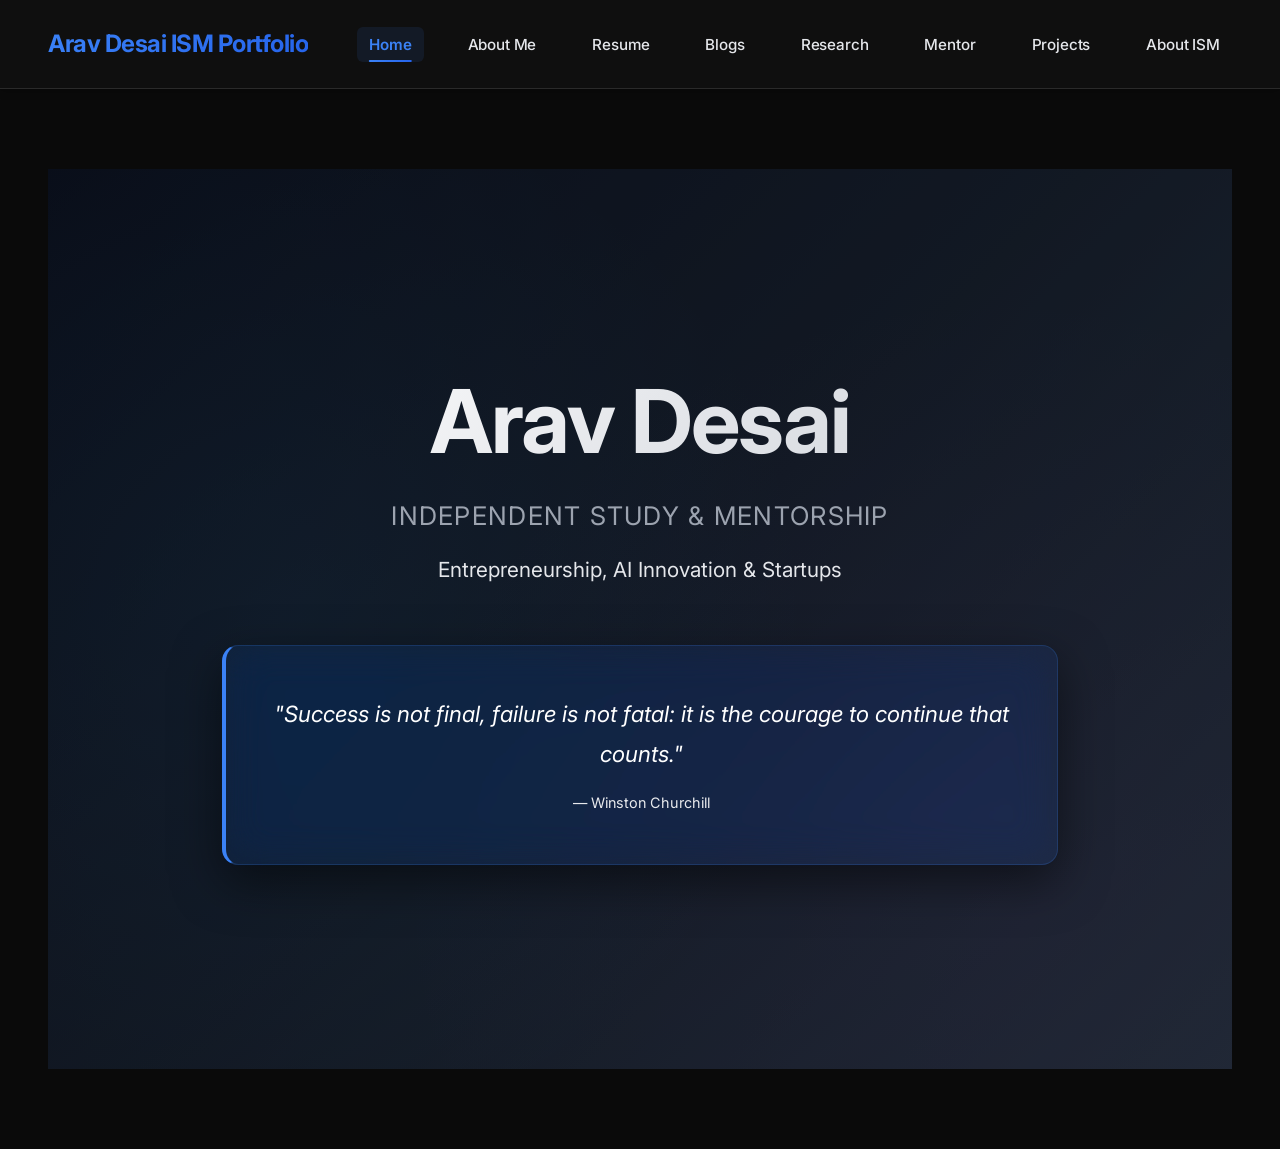
<file: index.html>
<!DOCTYPE html>
<html lang="en">
<head>
    <meta charset="UTF-8">
    <meta name="viewport" content="width=device-width, initial-scale=1.0">
    <title>Arav Desai - ISM Portfolio</title>
    <link rel="preconnect" href="https://fonts.googleapis.com">
    <link rel="preconnect" href="https://fonts.gstatic.com" crossorigin>
    <link href="https://fonts.googleapis.com/css2?family=Inter:wght@300;400;500;600;700&display=swap" rel="stylesheet">
    <link rel="stylesheet" href="styles.css">
</head>
<body>
    <nav class="navbar">
        <div class="nav-container">
            <div class="nav-logo">Arav Desai ISM Portfolio</div>
            <button class="mobile-menu-toggle" aria-label="Toggle menu">
                <span></span>
                <span></span>
                <span></span>
            </button>
            <ul class="nav-menu">
                <li><a href="index.html" class="active">Home</a></li>
                <li><a href="about.html">About Me</a></li>
                <li><a href="resume.html">Resume</a></li>
                <li><a href="blog.html">Blogs</a></li>
                <li><a href="research.html">Research</a></li>
                <li><a href="mentor.html">Mentor</a></li>
                <li><a href="projects.html">Projects</a></li>
                <li><a href="about-ism.html">About ISM</a></li>
            </ul>
        </div>
    </nav>

    <main>
        <section class="cover-section">
            <div class="cover-overlay"></div>
            <div class="cover-content">
                <h1 class="cover-name">Arav Desai</h1>
                <p class="cover-subtitle">Independent Study & Mentorship</p>
                <p class="cover-topic">Entrepreneurship, AI Innovation & Startups</p>
                <blockquote class="cover-quote">
                    "Success is not final, failure is not fatal: it is the courage to continue that counts."<br>
                    <span style="font-size: 0.9rem; opacity: 0.9;">— Winston Churchill</span>
                </blockquote>
            </div>
        </section>
    </main>

    <script src="script.js"></script>
</body>
</html>
</file>
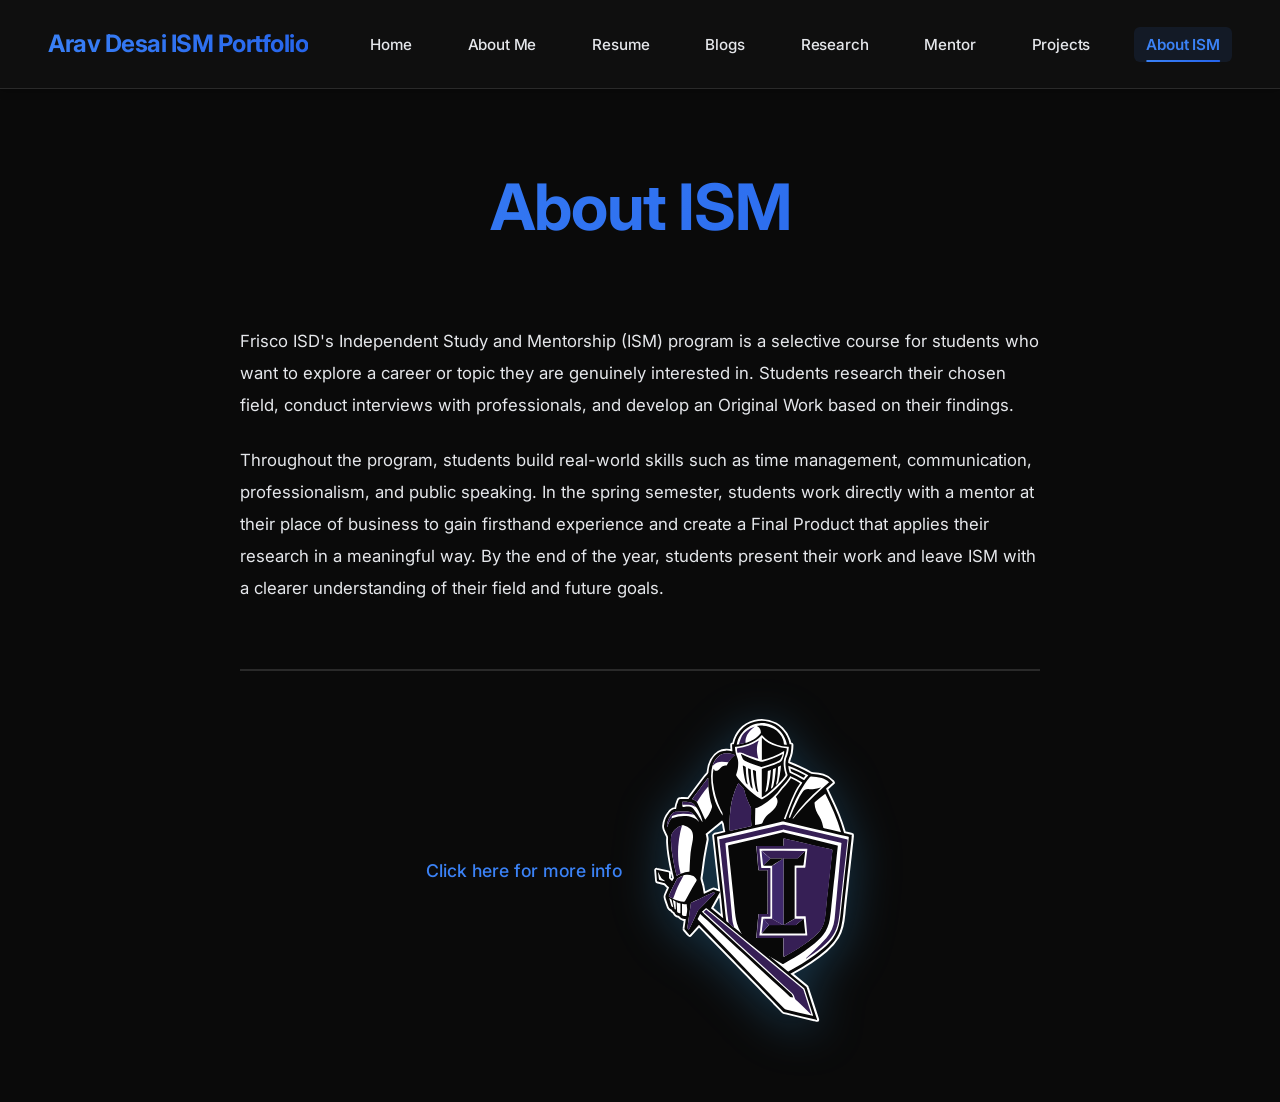
<file: about-ism.html>
<!DOCTYPE html>
<html lang="en">
<head>
    <meta charset="UTF-8">
    <meta name="viewport" content="width=device-width, initial-scale=1.0">
    <title>About ISM - Arav Desai</title>
    <link rel="preconnect" href="https://fonts.googleapis.com">
    <link rel="preconnect" href="https://fonts.gstatic.com" crossorigin>
    <link href="https://fonts.googleapis.com/css2?family=Inter:wght@300;400;500;600;700&display=swap" rel="stylesheet">
    <link rel="stylesheet" href="styles.css">
</head>
<body>
    <nav class="navbar">
        <div class="nav-container">
            <div class="nav-logo">Arav Desai ISM Portfolio</div>
            <button class="mobile-menu-toggle" aria-label="Toggle menu">
                <span></span>
                <span></span>
                <span></span>
            </button>
            <ul class="nav-menu">
                <li><a href="index.html">Home</a></li>
                <li><a href="about.html">About Me</a></li>
                <li><a href="resume.html">Resume</a></li>
                <li><a href="blog.html">Blogs</a></li>
                <li><a href="research.html">Research</a></li>
                <li><a href="mentor.html">Mentor</a></li>
                <li><a href="projects.html">Projects</a></li>
                <li><a href="about-ism.html" class="active">About ISM</a></li>
            </ul>
        </div>
    </nav>

    <main>
        <h1 class="page-title">About ISM</h1>
        <div class="content-section" style="max-width: 800px; margin: 0 auto;">
            <div style="font-size: 1.05rem; line-height: 1.9; color: var(--text-color);">
                <p style="margin-bottom: 1.5rem;">
                    Frisco ISD's Independent Study and Mentorship (ISM) program is a selective course for students who want to explore a career or topic they are genuinely interested in. Students research their chosen field, conduct interviews with professionals, and develop an Original Work based on their findings.
                </p>

                <p style="margin-bottom: 1.5rem;">
                    Throughout the program, students build real-world skills such as time management, communication, professionalism, and public speaking. In the spring semester, students work directly with a mentor at their place of business to gain firsthand experience and create a Final Product that applies their research in a meaningful way. By the end of the year, students present their work and leave ISM with a clearer understanding of their field and future goals.
                </p>
            </div>

            <div style="display: flex; align-items: center; justify-content: center; gap: 2rem; margin-top: 4rem; padding-top: 3rem; border-top: 2px solid var(--border-color);">
                <a href="https://www.friscoisd.org/departments/independent-study-mentorship/home" target="_blank" style="display: flex; align-items: center; gap: 2rem; text-decoration: none; color: var(--text-color); transition: all 0.3s ease;">
                    <span style="font-size: 1.1rem; font-weight: 500; color: var(--accent-color);">Click here for more info</span>
                    <img src="images/ISM Photo.svg" alt="ISM Logo" style="max-width: 200px; width: 100%; height: auto; filter: drop-shadow(0 8px 24px rgba(52, 152, 219, 0.3)); transition: transform 0.3s ease; cursor: pointer;" onmouseover="this.style.transform='scale(1.05)'" onmouseout="this.style.transform='scale(1)'">
                </a>
            </div>
        </div>
    </main>

    <script src="script.js"></script>
</body>
</html>
</file>
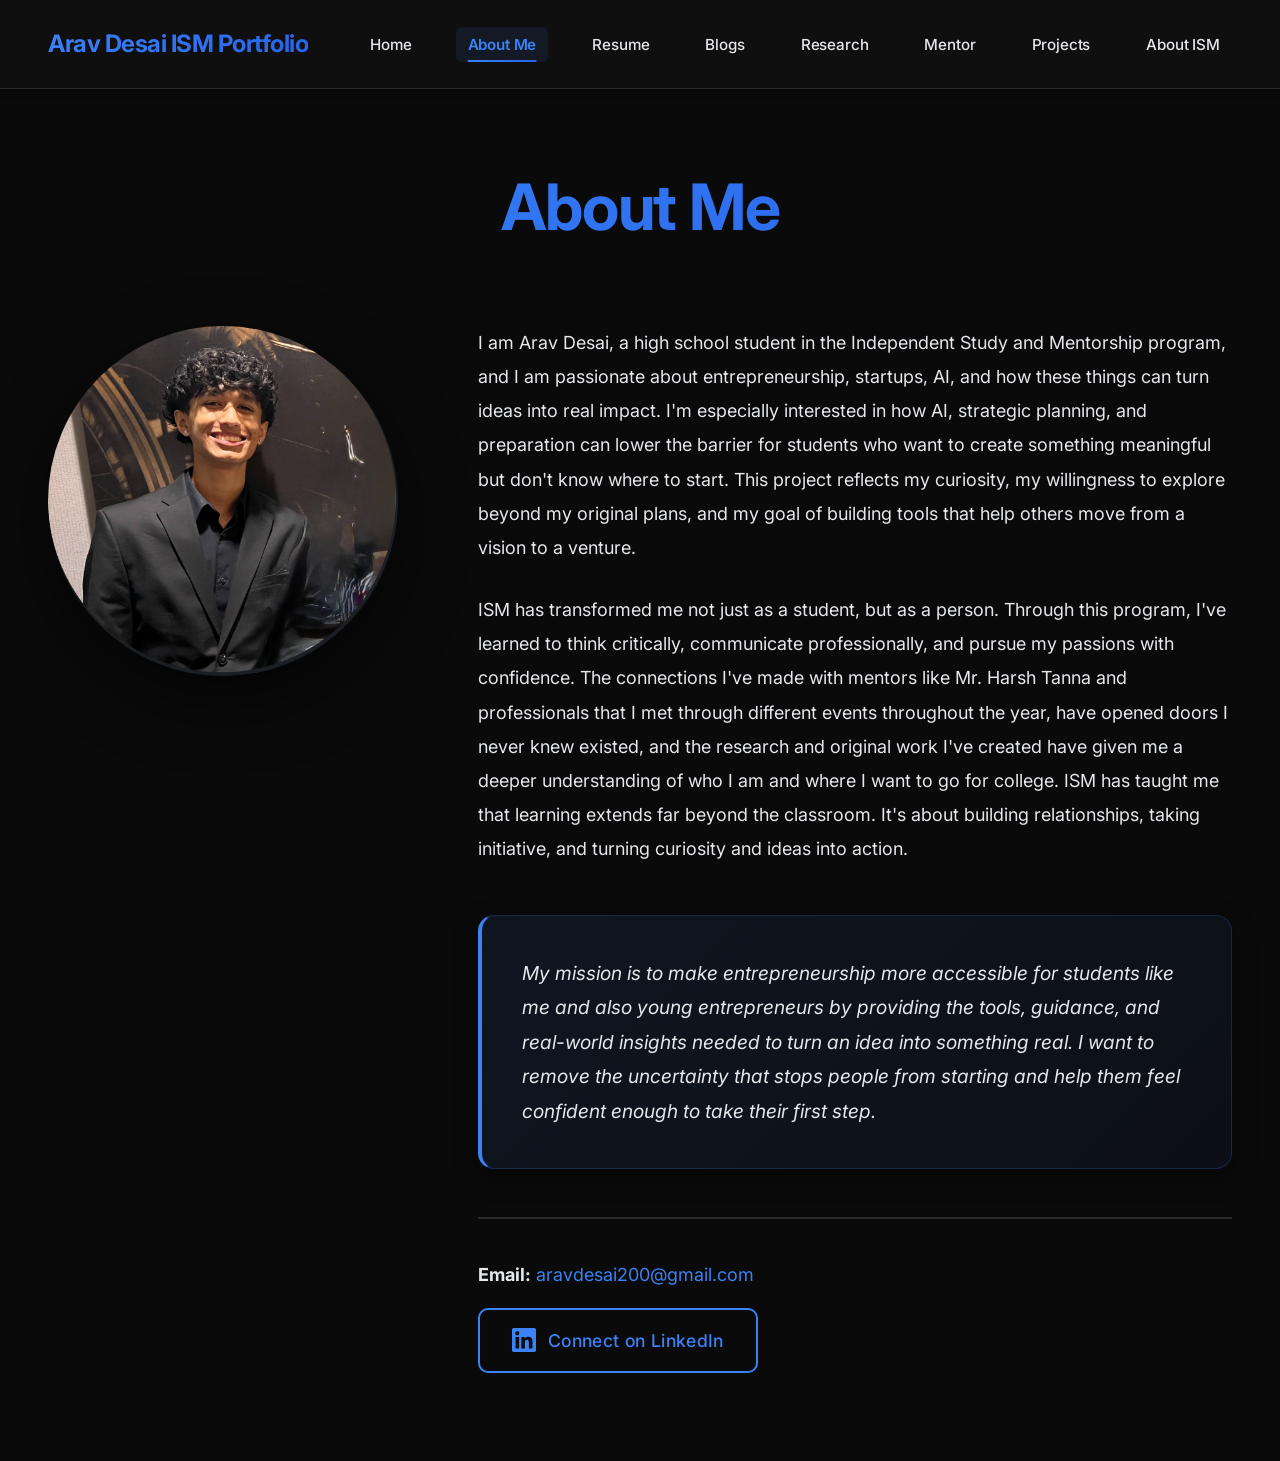
<file: about.html>
<!DOCTYPE html>
<html lang="en">
<head>
    <meta charset="UTF-8">
    <meta name="viewport" content="width=device-width, initial-scale=1.0">
    <title>About Me - Arav Desai</title>
    <link rel="preconnect" href="https://fonts.googleapis.com">
    <link rel="preconnect" href="https://fonts.gstatic.com" crossorigin>
    <link href="https://fonts.googleapis.com/css2?family=Inter:wght@300;400;500;600;700&display=swap" rel="stylesheet">
    <link rel="stylesheet" href="styles.css">
</head>
<body>
    <nav class="navbar">
        <div class="nav-container">
            <div class="nav-logo">Arav Desai ISM Portfolio</div>
            <button class="mobile-menu-toggle" aria-label="Toggle menu">
                <span></span>
                <span></span>
                <span></span>
            </button>
            <ul class="nav-menu">
                <li><a href="index.html">Home</a></li>
                <li><a href="about.html" class="active">About Me</a></li>
                <li><a href="resume.html">Resume</a></li>
                <li><a href="blog.html">Blogs</a></li>
                <li><a href="research.html">Research</a></li>
                <li><a href="mentor.html">Mentor</a></li>
                <li><a href="projects.html">Projects</a></li>
                <li><a href="about-ism.html">About ISM</a></li>
            </ul>
        </div>
    </nav>

    <main>
        <h1 class="page-title">About Me</h1>
        <div class="about-container">
            <div>
                <img src="images/headshot.png" alt="Arav Desai" class="headshot">
            </div>
            <div class="about-content">
                <div class="bio">
                    <p>I am Arav Desai, a high school student in the Independent Study and Mentorship program, and I am passionate about entrepreneurship, startups, AI, and how these things can turn ideas into real impact. I'm especially interested in how AI, strategic planning, and preparation can lower the barrier for students who want to create something meaningful but don't know where to start. This project reflects my curiosity, my willingness to explore beyond my original plans, and my goal of building tools that help others move from a vision to a venture.</p>
                    
                    <p>ISM has transformed me not just as a student, but as a person. Through this program, I've learned to think critically, communicate professionally, and pursue my passions with confidence. The connections I've made with mentors like Mr. Harsh Tanna and professionals that I met through different events throughout the year, have opened doors I never knew existed, and the research and original work I've created have given me a deeper understanding of who I am and where I want to go for college. ISM has taught me that learning extends far beyond the classroom. It's about building relationships, taking initiative, and turning curiosity and ideas into action.</p>
                </div>

                <div class="mission-statement">
                    My mission is to make entrepreneurship more accessible for students like me and also young entrepreneurs by providing the tools, guidance, and real-world insights needed to turn an idea into something real. I want to remove the uncertainty that stops people from starting and help them feel confident enough to take their first step.
                </div>

                <div class="contact-info">
                    <p><strong>Email:</strong> <a href="mailto:aravdesai200@gmail.com" style="color: var(--accent-color);">aravdesai200@gmail.com</a></p>
                    <a href="https://www.linkedin.com/in/arav-desai20" target="_blank" class="linkedin-link">
                        <svg class="linkedin-icon" viewBox="0 0 24 24" fill="currentColor">
                            <path d="M20.447 20.452h-3.554v-5.569c0-1.328-.027-3.037-1.852-3.037-1.853 0-2.136 1.445-2.136 2.939v5.667H9.351V9h3.414v1.561h.046c.477-.9 1.637-1.85 3.37-1.85 3.601 0 4.267 2.37 4.267 5.455v6.286zM5.337 7.433c-1.144 0-2.063-.926-2.063-2.065 0-1.138.92-2.063 2.063-2.063 1.14 0 2.064.925 2.064 2.063 0 1.139-.925 2.065-2.064 2.065zm1.782 13.019H3.555V9h3.564v11.452zM22.225 0H1.771C.792 0 0 .774 0 1.729v20.542C0 23.227.792 24 1.771 24h20.451C23.2 24 24 23.227 24 22.271V1.729C24 .774 23.2 0 22.222 0h.003z"/>
                        </svg>
                        Connect on LinkedIn
                    </a>
                </div>
            </div>
        </div>
    </main>

    <script src="script.js"></script>
</body>
</html>
</file>
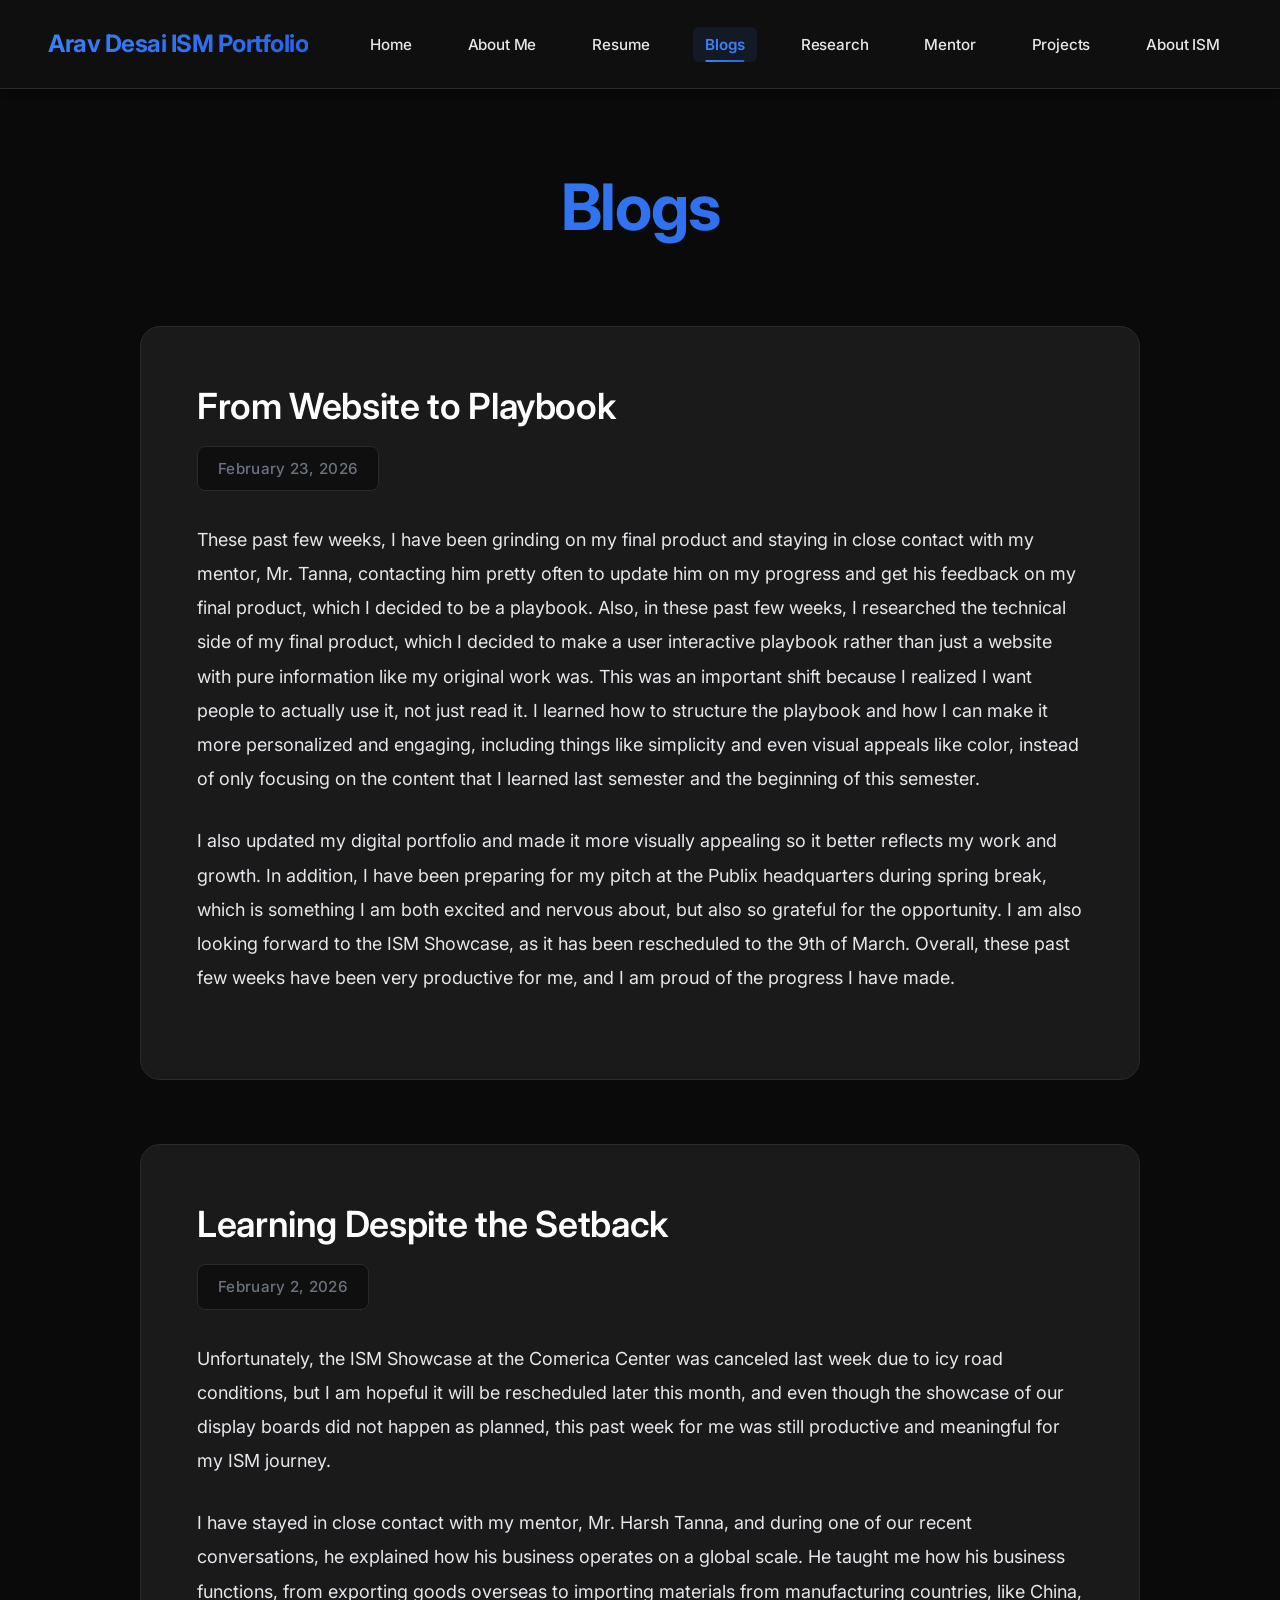
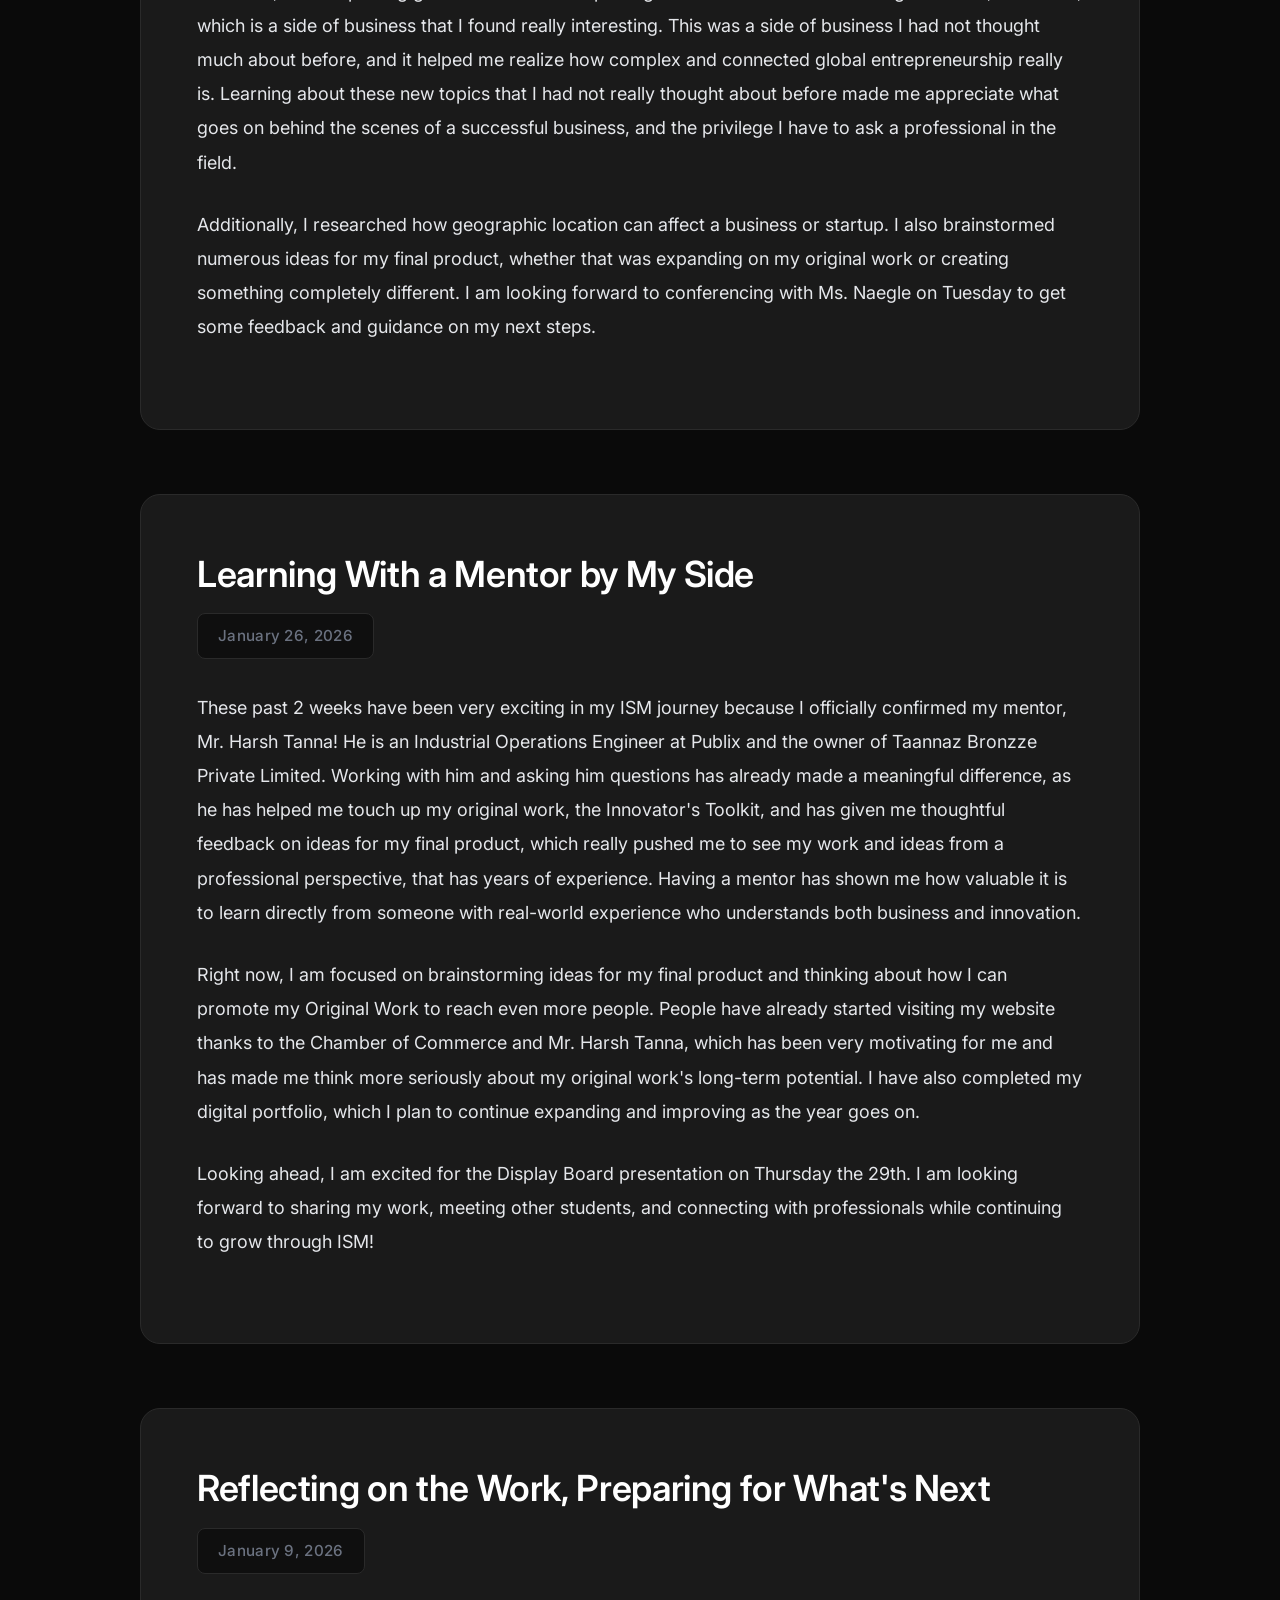
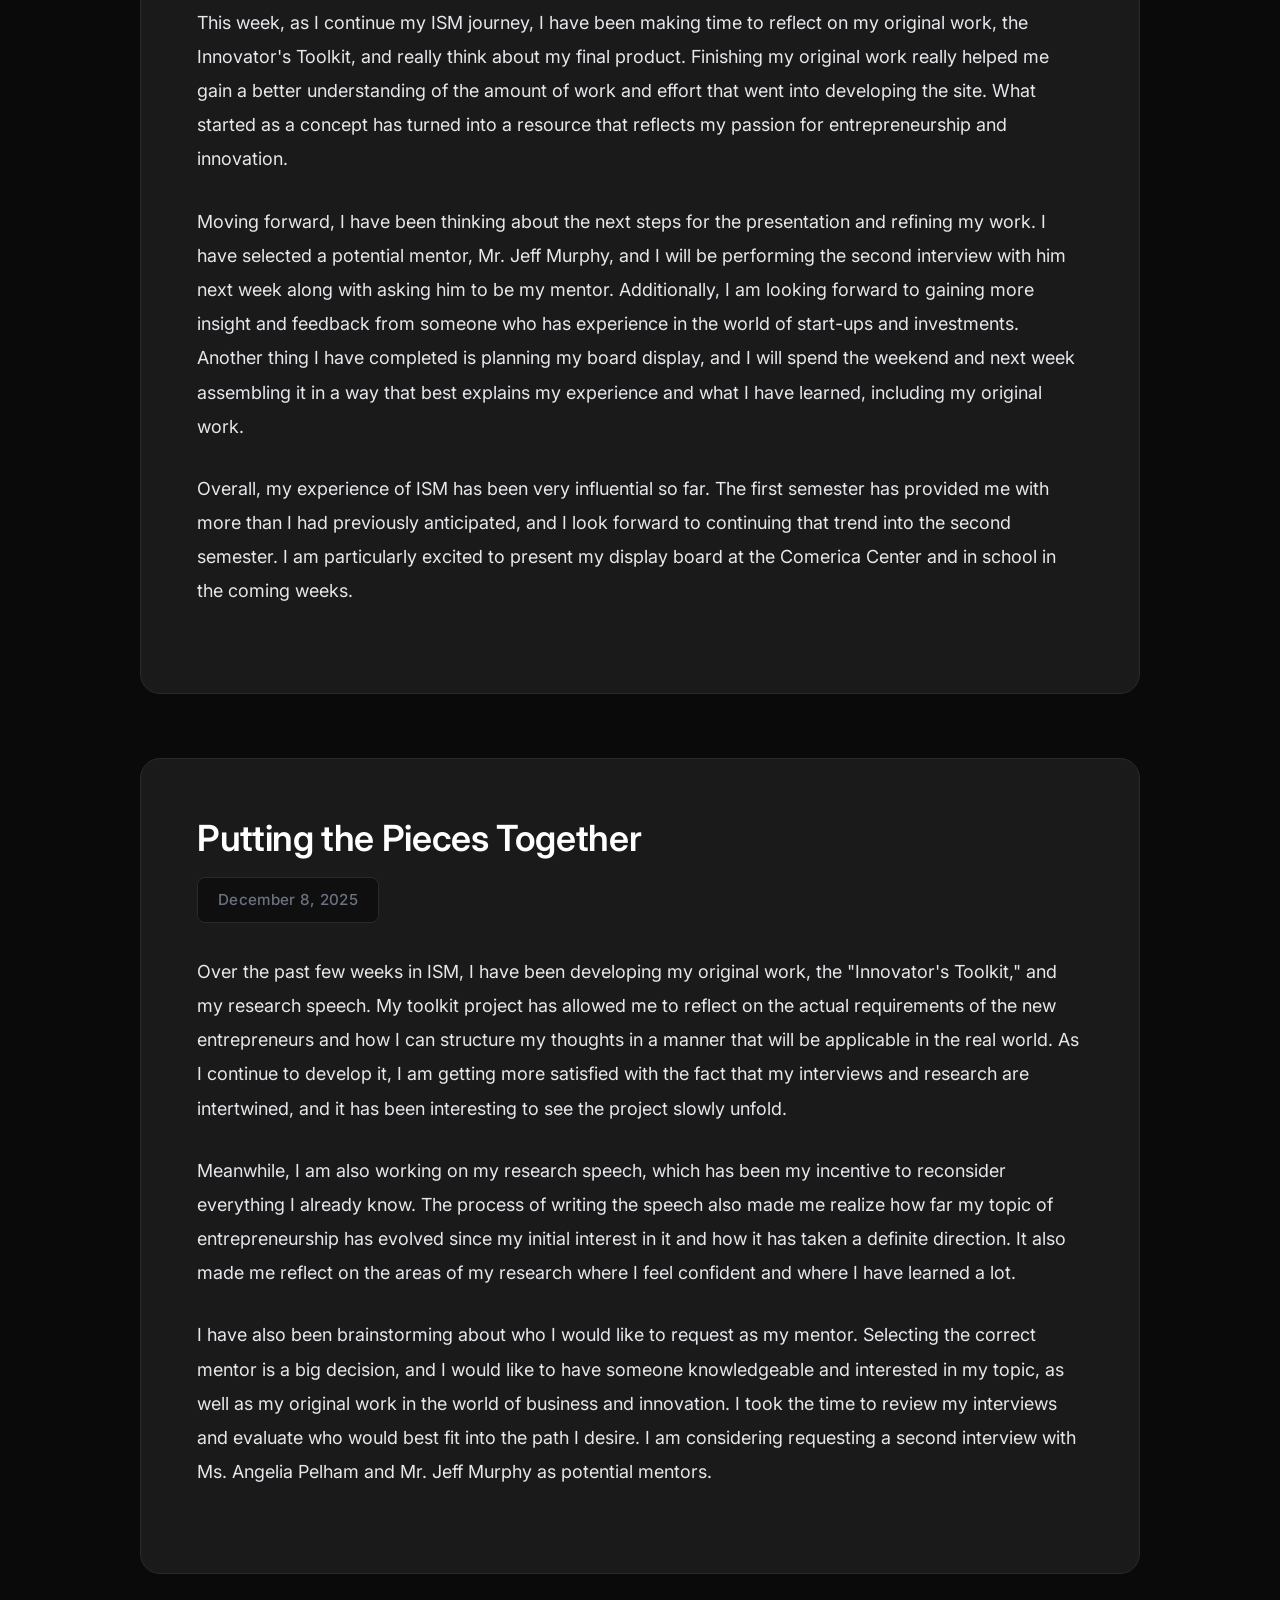
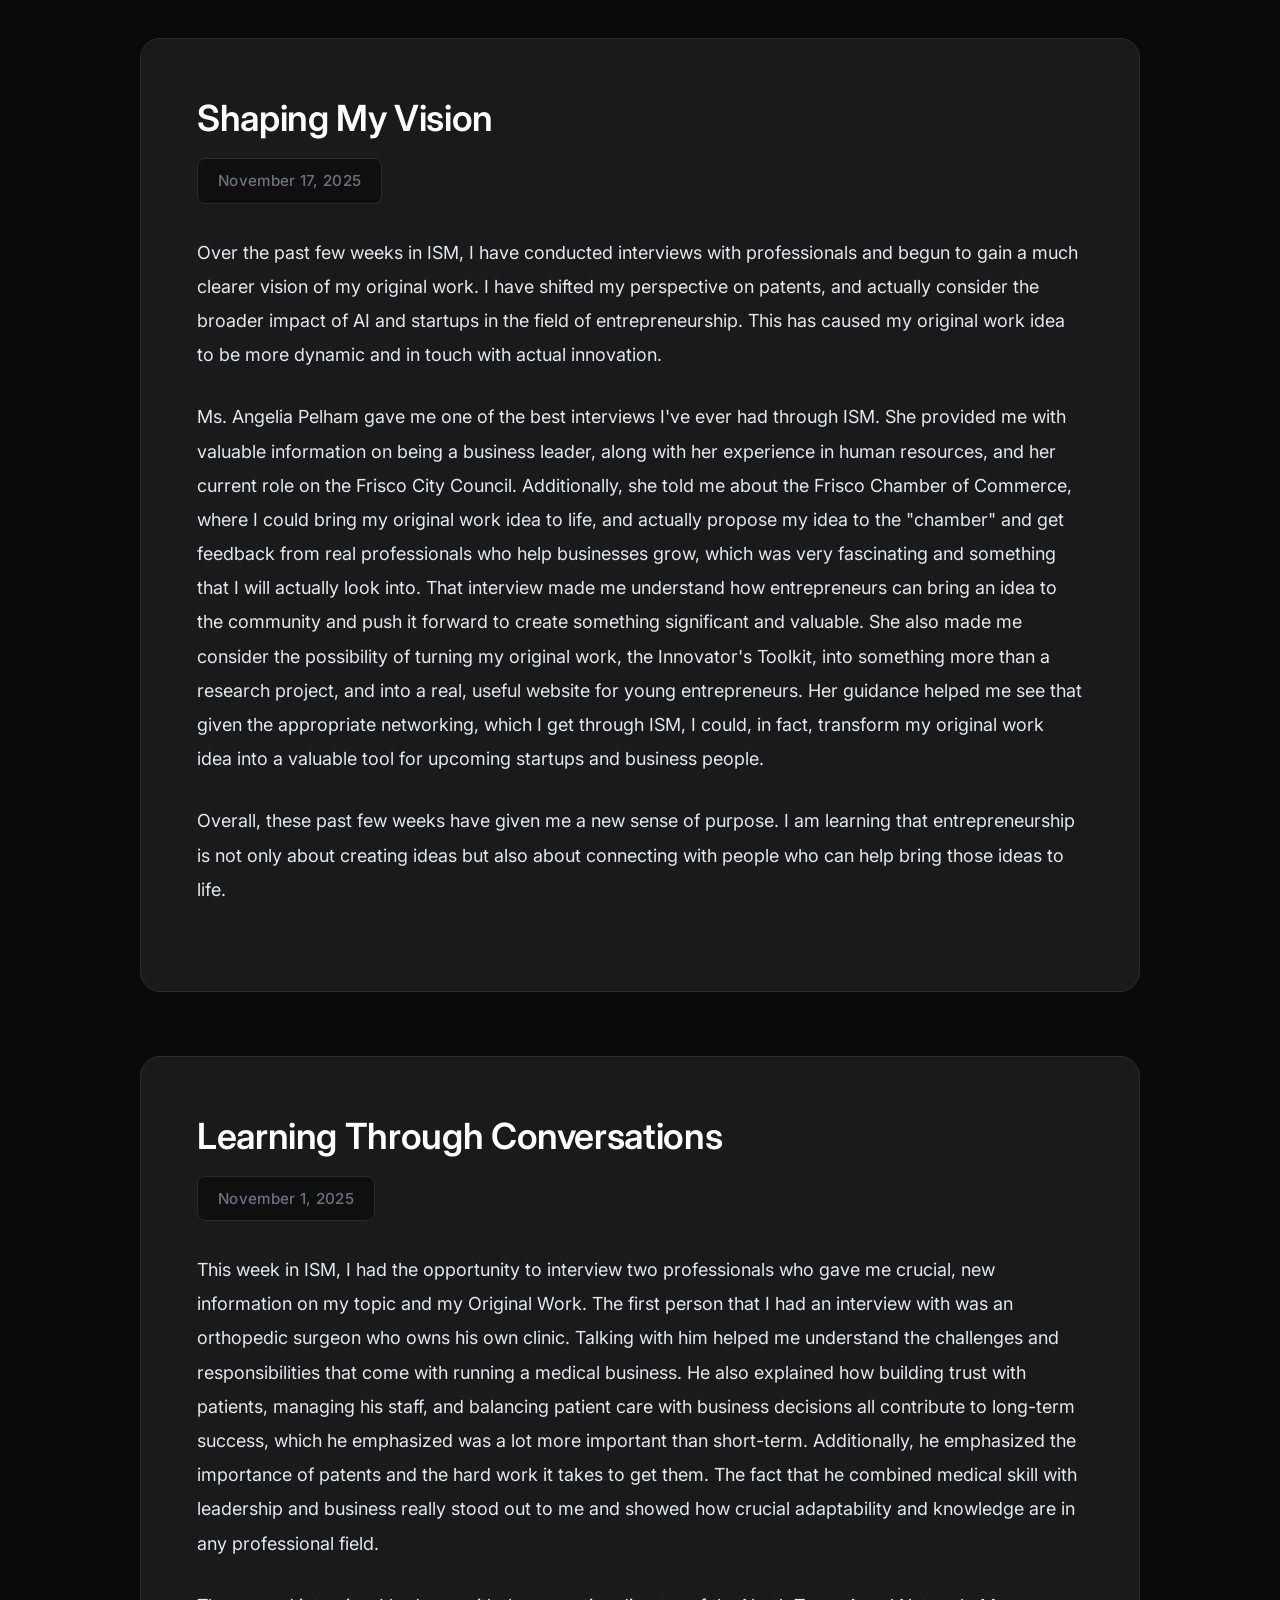
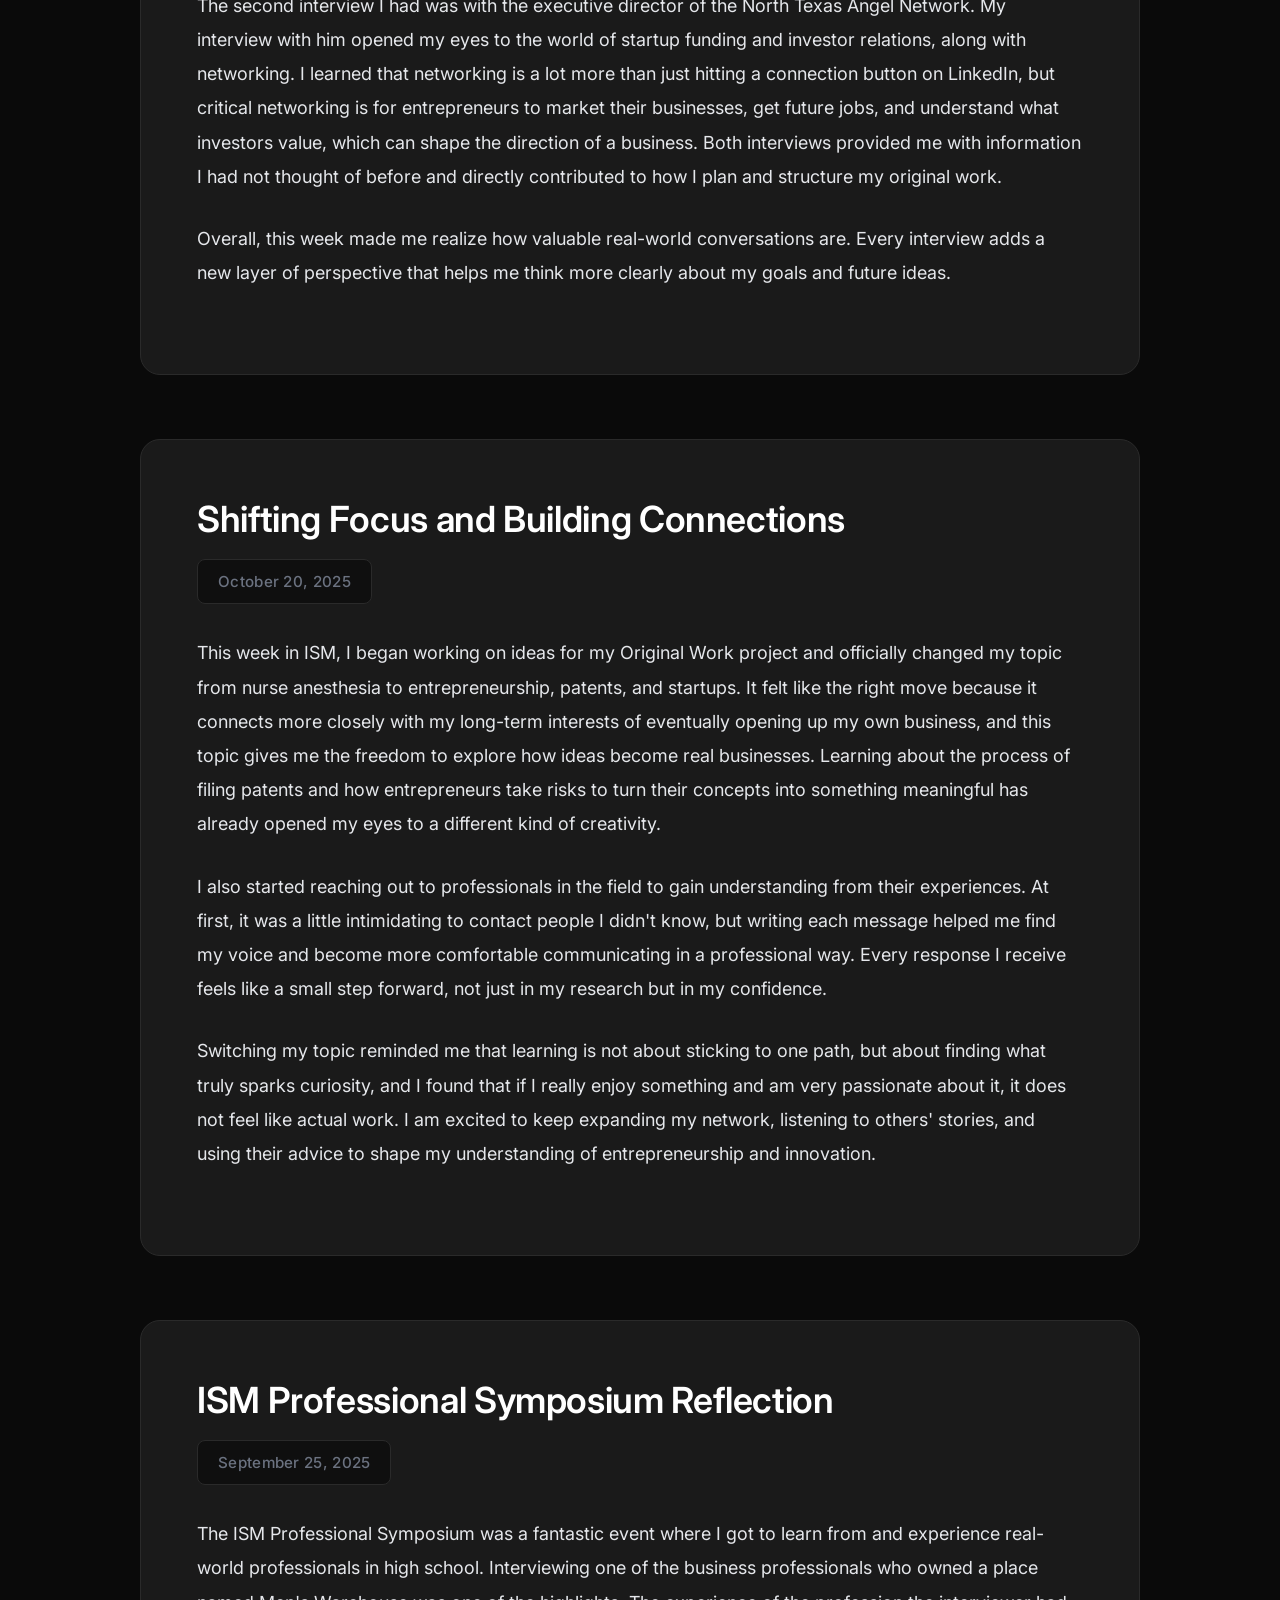
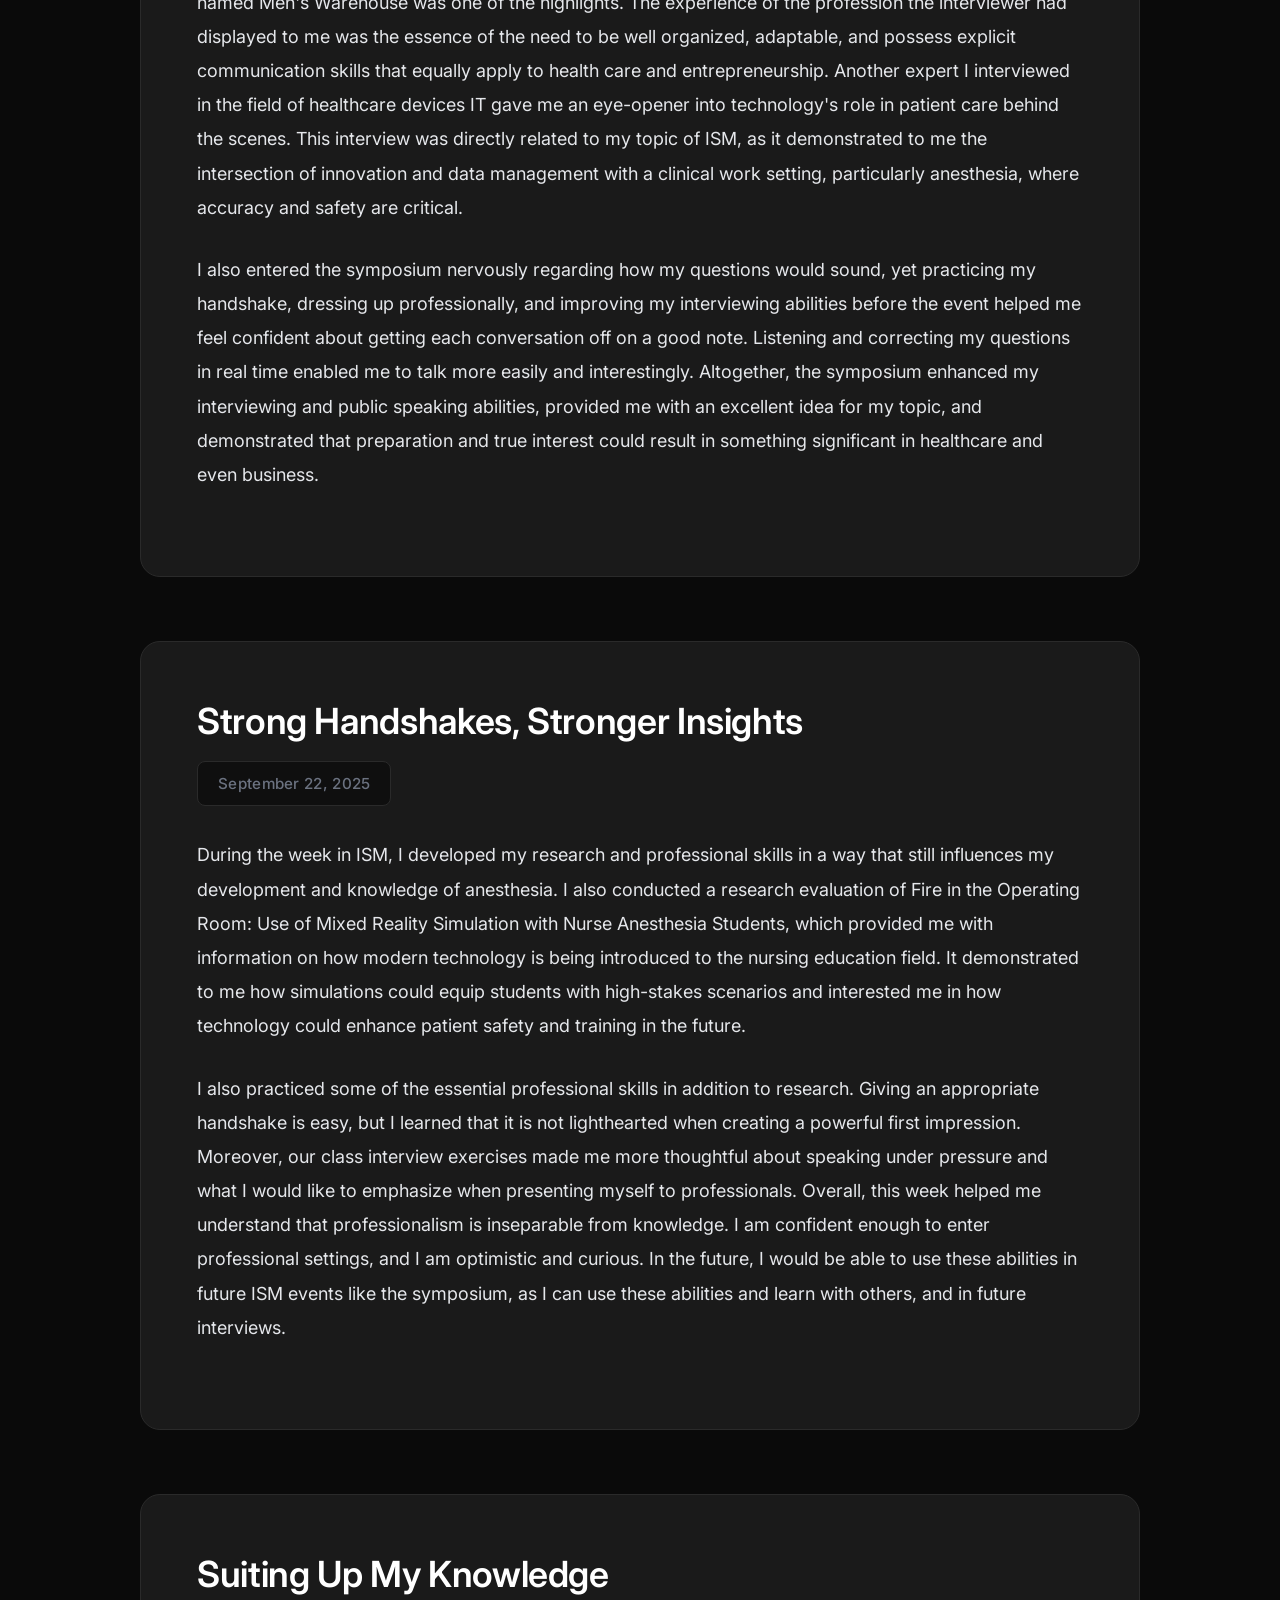
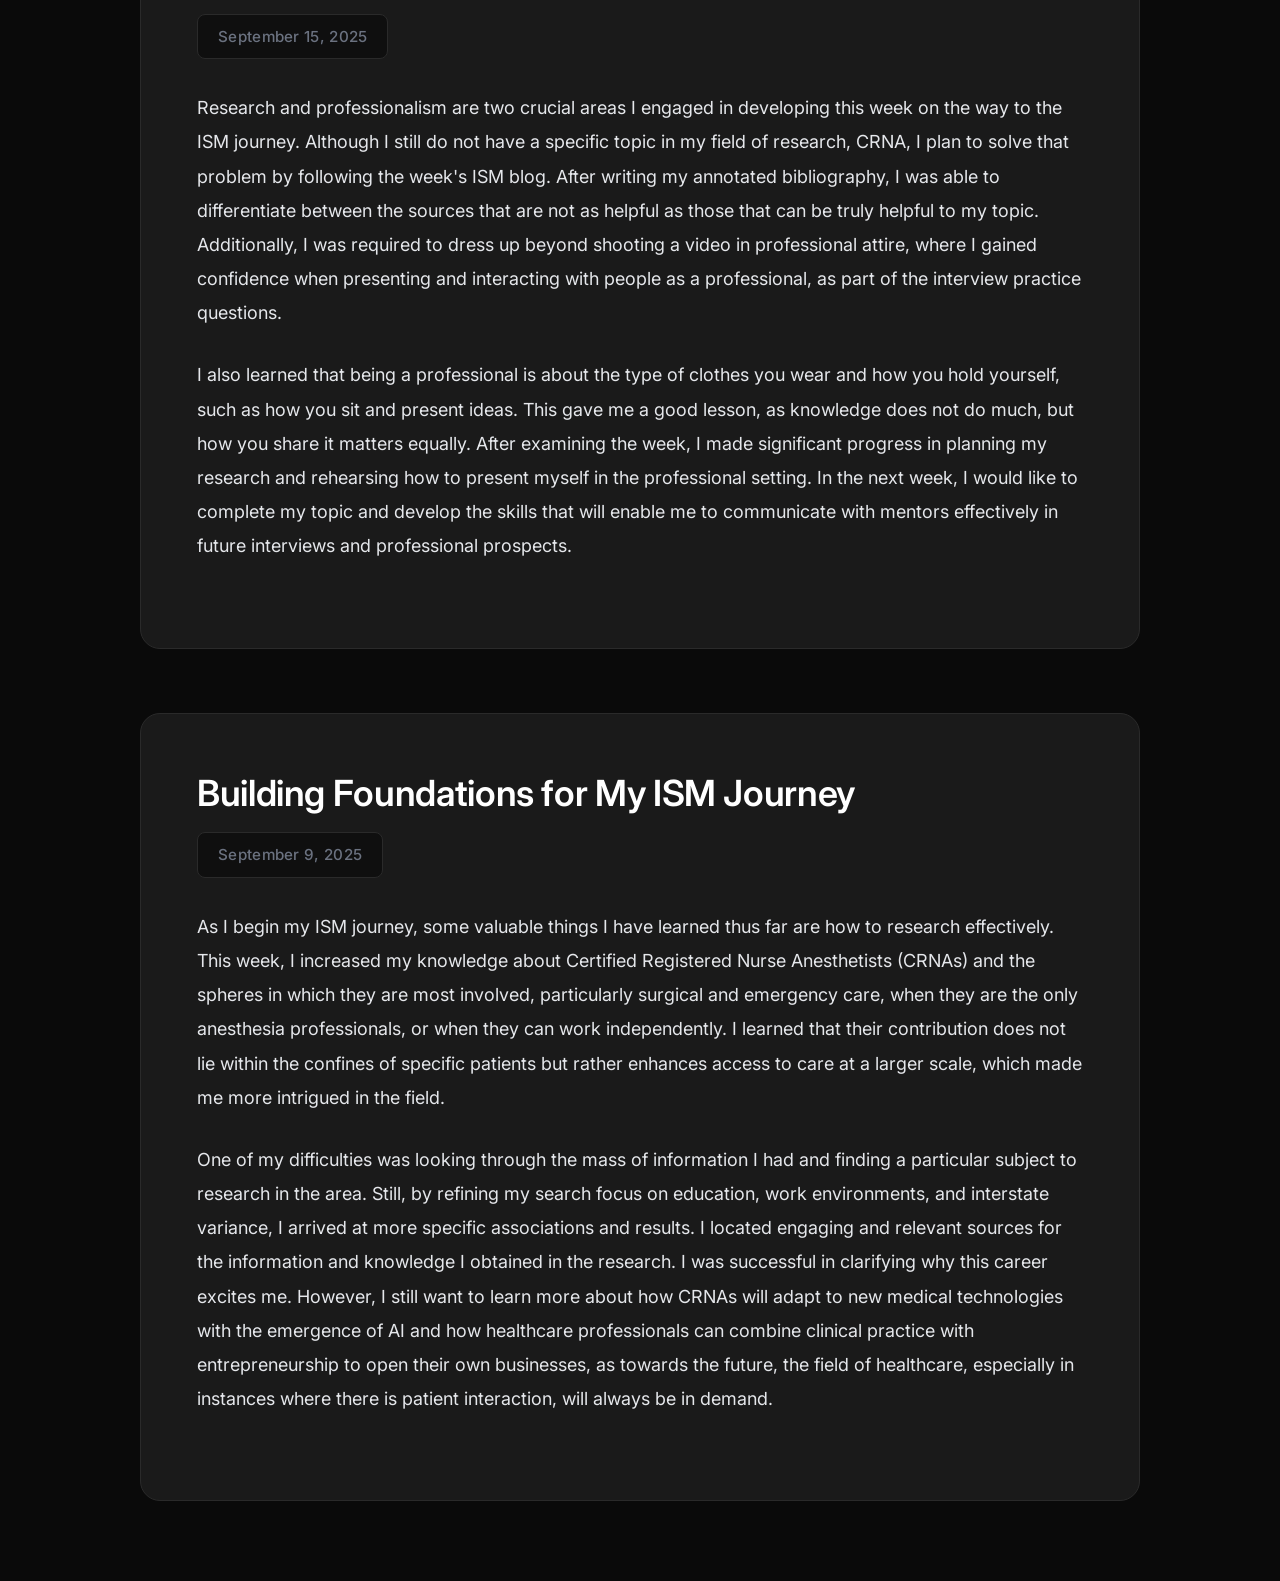
<file: blog.html>
<!DOCTYPE html>
<html lang="en">
<head>
    <meta charset="UTF-8">
    <meta name="viewport" content="width=device-width, initial-scale=1.0">
    <title>Blogs - Arav Desai</title>
    <link rel="preconnect" href="https://fonts.googleapis.com">
    <link rel="preconnect" href="https://fonts.gstatic.com" crossorigin>
    <link href="https://fonts.googleapis.com/css2?family=Inter:wght@300;400;500;600;700&display=swap" rel="stylesheet">
    <link rel="stylesheet" href="styles.css">
</head>
<body>
    <nav class="navbar">
        <div class="nav-container">
            <div class="nav-logo">Arav Desai ISM Portfolio</div>
            <button class="mobile-menu-toggle" aria-label="Toggle menu">
                <span></span>
                <span></span>
                <span></span>
            </button>
            <ul class="nav-menu">
                <li><a href="index.html">Home</a></li>
                <li><a href="about.html">About Me</a></li>
                <li><a href="resume.html">Resume</a></li>
                <li><a href="blog.html" class="active">Blogs</a></li>
                <li><a href="research.html">Research</a></li>
                <li><a href="mentor.html">Mentor</a></li>
                <li><a href="projects.html">Projects</a></li>
                <li><a href="about-ism.html">About ISM</a></li>
            </ul>
        </div>
    </nav>

    <main>
        <h1 class="page-title">Blogs</h1>
        <div class="blog-container">
            <!-- Blog #12 - Most Recent -->
            <article class="blog-post">
                <h2 class="blog-title">From Website to Playbook</h2>
                <p class="blog-date">February 23, 2026</p>
                <div class="blog-content">
                    <p>These past few weeks, I have been grinding on my final product and staying in close contact with my mentor, Mr. Tanna, contacting him pretty often to update him on my progress and get his feedback on my final product, which I decided to be a playbook. Also, in these past few weeks, I researched the technical side of my final product, which I decided to make a user interactive playbook rather than just a website with pure information like my original work was. This was an important shift because I realized I want people to actually use it, not just read it. I learned how to structure the playbook and how I can make it more personalized and engaging, including things like simplicity and even visual appeals like color, instead of only focusing on the content that I learned last semester and the beginning of this semester.</p>
                    
                    <p>I also updated my digital portfolio and made it more visually appealing so it better reflects my work and growth. In addition, I have been preparing for my pitch at the Publix headquarters during spring break, which is something I am both excited and nervous about, but also so grateful for the opportunity. I am also looking forward to the ISM Showcase, as it has been rescheduled to the 9th of March. Overall, these past few weeks have been very productive for me, and I am proud of the progress I have made.</p>
                </div>
            </article>

            <!-- Blog #11 -->
            <article class="blog-post">
                <h2 class="blog-title">Learning Despite the Setback</h2>
                <p class="blog-date">February 2, 2026</p>
                <div class="blog-content">
                    <p>Unfortunately, the ISM Showcase at the Comerica Center was canceled last week due to icy road conditions, but I am hopeful it will be rescheduled later this month, and even though the showcase of our display boards did not happen as planned, this past week for me was still productive and meaningful for my ISM journey.</p>
                    
                    <p>I have stayed in close contact with my mentor, Mr. Harsh Tanna, and during one of our recent conversations, he explained how his business operates on a global scale. He taught me how his business functions, from exporting goods overseas to importing materials from manufacturing countries, like China, which is a side of business that I found really interesting. This was a side of business I had not thought much about before, and it helped me realize how complex and connected global entrepreneurship really is. Learning about these new topics that I had not really thought about before made me appreciate what goes on behind the scenes of a successful business, and the privilege I have to ask a professional in the field.</p>
                    
                    <p>Additionally, I researched how geographic location can affect a business or startup. I also brainstormed numerous ideas for my final product, whether that was expanding on my original work or creating something completely different. I am looking forward to conferencing with Ms. Naegle on Tuesday to get some feedback and guidance on my next steps.</p>
                </div>
            </article>

            <!-- Blog #10 -->
            <article class="blog-post">
                <h2 class="blog-title">Learning With a Mentor by My Side</h2>
                <p class="blog-date">January 26, 2026</p>
                <div class="blog-content">
                    <p>These past 2 weeks have been very exciting in my ISM journey because I officially confirmed my mentor, Mr. Harsh Tanna! He is an Industrial Operations Engineer at Publix and the owner of Taannaz Bronzze Private Limited. Working with him and asking him questions has already made a meaningful difference, as he has helped me touch up my original work, the Innovator's Toolkit, and has given me thoughtful feedback on ideas for my final product, which really pushed me to see my work and ideas from a professional perspective, that has years of experience. Having a mentor has shown me how valuable it is to learn directly from someone with real-world experience who understands both business and innovation.</p>
                    
                    <p>Right now, I am focused on brainstorming ideas for my final product and thinking about how I can promote my Original Work to reach even more people. People have already started visiting my website thanks to the Chamber of Commerce and Mr. Harsh Tanna, which has been very motivating for me and has made me think more seriously about my original work's long-term potential. I have also completed my digital portfolio, which I plan to continue expanding and improving as the year goes on.</p>
                    
                    <p>Looking ahead, I am excited for the Display Board presentation on Thursday the 29th. I am looking forward to sharing my work, meeting other students, and connecting with professionals while continuing to grow through ISM!</p>
                </div>
            </article>

            <!-- Blog #9 -->
            <article class="blog-post">
                <h2 class="blog-title">Reflecting on the Work, Preparing for What's Next</h2>
                <p class="blog-date">January 9, 2026</p>
                <div class="blog-content">
                    <p>This week, as I continue my ISM journey, I have been making time to reflect on my original work, the Innovator's Toolkit, and really think about my final product. Finishing my original work really helped me gain a better understanding of the amount of work and effort that went into developing the site. What started as a concept has turned into a resource that reflects my passion for entrepreneurship and innovation.</p>
                    
                    <p>Moving forward, I have been thinking about the next steps for the presentation and refining my work. I have selected a potential mentor, Mr. Jeff Murphy, and I will be performing the second interview with him next week along with asking him to be my mentor. Additionally, I am looking forward to gaining more insight and feedback from someone who has experience in the world of start-ups and investments. Another thing I have completed is planning my board display, and I will spend the weekend and next week assembling it in a way that best explains my experience and what I have learned, including my original work.</p>
                    
                    <p>Overall, my experience of ISM has been very influential so far. The first semester has provided me with more than I had previously anticipated, and I look forward to continuing that trend into the second semester. I am particularly excited to present my display board at the Comerica Center and in school in the coming weeks.</p>
                </div>
            </article>

            <!-- Blog #8 -->
            <article class="blog-post">
                <h2 class="blog-title">Putting the Pieces Together</h2>
                <p class="blog-date">December 8, 2025</p>
                <div class="blog-content">
                    <p>Over the past few weeks in ISM, I have been developing my original work, the "Innovator's Toolkit," and my research speech. My toolkit project has allowed me to reflect on the actual requirements of the new entrepreneurs and how I can structure my thoughts in a manner that will be applicable in the real world. As I continue to develop it, I am getting more satisfied with the fact that my interviews and research are intertwined, and it has been interesting to see the project slowly unfold.</p>
                    
                    <p>Meanwhile, I am also working on my research speech, which has been my incentive to reconsider everything I already know. The process of writing the speech also made me realize how far my topic of entrepreneurship has evolved since my initial interest in it and how it has taken a definite direction. It also made me reflect on the areas of my research where I feel confident and where I have learned a lot.</p>
                    
                    <p>I have also been brainstorming about who I would like to request as my mentor. Selecting the correct mentor is a big decision, and I would like to have someone knowledgeable and interested in my topic, as well as my original work in the world of business and innovation. I took the time to review my interviews and evaluate who would best fit into the path I desire. I am considering requesting a second interview with Ms. Angelia Pelham and Mr. Jeff Murphy as potential mentors.</p>
                </div>
            </article>

            <!-- Blog #7 -->
            <article class="blog-post">
                <h2 class="blog-title">Shaping My Vision</h2>
                <p class="blog-date">November 17, 2025</p>
                <div class="blog-content">
                    <p>Over the past few weeks in ISM, I have conducted interviews with professionals and begun to gain a much clearer vision of my original work. I have shifted my perspective on patents, and actually consider the broader impact of AI and startups in the field of entrepreneurship. This has caused my original work idea to be more dynamic and in touch with actual innovation.</p>
                    
                    <p>Ms. Angelia Pelham gave me one of the best interviews I've ever had through ISM. She provided me with valuable information on being a business leader, along with her experience in human resources, and her current role on the Frisco City Council. Additionally, she told me about the Frisco Chamber of Commerce, where I could bring my original work idea to life, and actually propose my idea to the "chamber" and get feedback from real professionals who help businesses grow, which was very fascinating and something that I will actually look into. That interview made me understand how entrepreneurs can bring an idea to the community and push it forward to create something significant and valuable. She also made me consider the possibility of turning my original work, the Innovator's Toolkit, into something more than a research project, and into a real, useful website for young entrepreneurs. Her guidance helped me see that given the appropriate networking, which I get through ISM, I could, in fact, transform my original work idea into a valuable tool for upcoming startups and business people.</p>
                    
                    <p>Overall, these past few weeks have given me a new sense of purpose. I am learning that entrepreneurship is not only about creating ideas but also about connecting with people who can help bring those ideas to life.</p>
                </div>
            </article>

            <!-- Blog #6 -->
            <article class="blog-post">
                <h2 class="blog-title">Learning Through Conversations</h2>
                <p class="blog-date">November 1, 2025</p>
                <div class="blog-content">
                    <p>This week in ISM, I had the opportunity to interview two professionals who gave me crucial, new information on my topic and my Original Work. The first person that I had an interview with was an orthopedic surgeon who owns his own clinic. Talking with him helped me understand the challenges and responsibilities that come with running a medical business. He also explained how building trust with patients, managing his staff, and balancing patient care with business decisions all contribute to long-term success, which he emphasized was a lot more important than short-term. Additionally, he emphasized the importance of patents and the hard work it takes to get them. The fact that he combined medical skill with leadership and business really stood out to me and showed how crucial adaptability and knowledge are in any professional field.</p>
                    
                    <p>The second interview I had was with the executive director of the North Texas Angel Network. My interview with him opened my eyes to the world of startup funding and investor relations, along with networking. I learned that networking is a lot more than just hitting a connection button on LinkedIn, but critical networking is for entrepreneurs to market their businesses, get future jobs, and understand what investors value, which can shape the direction of a business. Both interviews provided me with information I had not thought of before and directly contributed to how I plan and structure my original work.</p>
                    
                    <p>Overall, this week made me realize how valuable real-world conversations are. Every interview adds a new layer of perspective that helps me think more clearly about my goals and future ideas.</p>
                </div>
            </article>

            <!-- Blog #5 -->
            <article class="blog-post">
                <h2 class="blog-title">Shifting Focus and Building Connections</h2>
                <p class="blog-date">October 20, 2025</p>
                <div class="blog-content">
                    <p>This week in ISM, I began working on ideas for my Original Work project and officially changed my topic from nurse anesthesia to entrepreneurship, patents, and startups. It felt like the right move because it connects more closely with my long-term interests of eventually opening up my own business, and this topic gives me the freedom to explore how ideas become real businesses. Learning about the process of filing patents and how entrepreneurs take risks to turn their concepts into something meaningful has already opened my eyes to a different kind of creativity.</p>
                    
                    <p>I also started reaching out to professionals in the field to gain understanding from their experiences. At first, it was a little intimidating to contact people I didn't know, but writing each message helped me find my voice and become more comfortable communicating in a professional way. Every response I receive feels like a small step forward, not just in my research but in my confidence.</p>
                    
                    <p>Switching my topic reminded me that learning is not about sticking to one path, but about finding what truly sparks curiosity, and I found that if I really enjoy something and am very passionate about it, it does not feel like actual work. I am excited to keep expanding my network, listening to others' stories, and using their advice to shape my understanding of entrepreneurship and innovation.</p>
                </div>
            </article>

            <!-- Blog #4 -->
            <article class="blog-post">
                <h2 class="blog-title">ISM Professional Symposium Reflection</h2>
                <p class="blog-date">September 25, 2025</p>
                <div class="blog-content">
                    <p>The ISM Professional Symposium was a fantastic event where I got to learn from and experience real-world professionals in high school. Interviewing one of the business professionals who owned a place named Men's Warehouse was one of the highlights. The experience of the profession the interviewer had displayed to me was the essence of the need to be well organized, adaptable, and possess explicit communication skills that equally apply to health care and entrepreneurship. Another expert I interviewed in the field of healthcare devices IT gave me an eye-opener into technology's role in patient care behind the scenes. This interview was directly related to my topic of ISM, as it demonstrated to me the intersection of innovation and data management with a clinical work setting, particularly anesthesia, where accuracy and safety are critical.</p>
                    
                    <p>I also entered the symposium nervously regarding how my questions would sound, yet practicing my handshake, dressing up professionally, and improving my interviewing abilities before the event helped me feel confident about getting each conversation off on a good note. Listening and correcting my questions in real time enabled me to talk more easily and interestingly. Altogether, the symposium enhanced my interviewing and public speaking abilities, provided me with an excellent idea for my topic, and demonstrated that preparation and true interest could result in something significant in healthcare and even business.</p>
                </div>
            </article>

            <!-- Blog #3 -->
            <article class="blog-post">
                <h2 class="blog-title">Strong Handshakes, Stronger Insights</h2>
                <p class="blog-date">September 22, 2025</p>
                <div class="blog-content">
                    <p>During the week in ISM, I developed my research and professional skills in a way that still influences my development and knowledge of anesthesia. I also conducted a research evaluation of Fire in the Operating Room: Use of Mixed Reality Simulation with Nurse Anesthesia Students, which provided me with information on how modern technology is being introduced to the nursing education field. It demonstrated to me how simulations could equip students with high-stakes scenarios and interested me in how technology could enhance patient safety and training in the future.</p>
                    
                    <p>I also practiced some of the essential professional skills in addition to research. Giving an appropriate handshake is easy, but I learned that it is not lighthearted when creating a powerful first impression. Moreover, our class interview exercises made me more thoughtful about speaking under pressure and what I would like to emphasize when presenting myself to professionals. Overall, this week helped me understand that professionalism is inseparable from knowledge. I am confident enough to enter professional settings, and I am optimistic and curious. In the future, I would be able to use these abilities in future ISM events like the symposium, as I can use these abilities and learn with others, and in future interviews.</p>
                </div>
            </article>

            <!-- Blog #2 -->
            <article class="blog-post">
                <h2 class="blog-title">Suiting Up My Knowledge</h2>
                <p class="blog-date">September 15, 2025</p>
                <div class="blog-content">
                    <p>Research and professionalism are two crucial areas I engaged in developing this week on the way to the ISM journey. Although I still do not have a specific topic in my field of research, CRNA, I plan to solve that problem by following the week's ISM blog. After writing my annotated bibliography, I was able to differentiate between the sources that are not as helpful as those that can be truly helpful to my topic. Additionally, I was required to dress up beyond shooting a video in professional attire, where I gained confidence when presenting and interacting with people as a professional, as part of the interview practice questions.</p>
                    
                    <p>I also learned that being a professional is about the type of clothes you wear and how you hold yourself, such as how you sit and present ideas. This gave me a good lesson, as knowledge does not do much, but how you share it matters equally. After examining the week, I made significant progress in planning my research and rehearsing how to present myself in the professional setting. In the next week, I would like to complete my topic and develop the skills that will enable me to communicate with mentors effectively in future interviews and professional prospects.</p>
                </div>
            </article>

            <!-- Blog #1 -->
            <article class="blog-post">
                <h2 class="blog-title">Building Foundations for My ISM Journey</h2>
                <p class="blog-date">September 9, 2025</p>
                <div class="blog-content">
                    <p>As I begin my ISM journey, some valuable things I have learned thus far are how to research effectively. This week, I increased my knowledge about Certified Registered Nurse Anesthetists (CRNAs) and the spheres in which they are most involved, particularly surgical and emergency care, when they are the only anesthesia professionals, or when they can work independently. I learned that their contribution does not lie within the confines of specific patients but rather enhances access to care at a larger scale, which made me more intrigued in the field.</p>
                    
                    <p>One of my difficulties was looking through the mass of information I had and finding a particular subject to research in the area. Still, by refining my search focus on education, work environments, and interstate variance, I arrived at more specific associations and results. I located engaging and relevant sources for the information and knowledge I obtained in the research. I was successful in clarifying why this career excites me. However, I still want to learn more about how CRNAs will adapt to new medical technologies with the emergence of AI and how healthcare professionals can combine clinical practice with entrepreneurship to open their own businesses, as towards the future, the field of healthcare, especially in instances where there is patient interaction, will always be in demand.</p>
                </div>
            </article>
        </div>
    </main>

    <script src="script.js"></script>
</body>
</html>
</file>
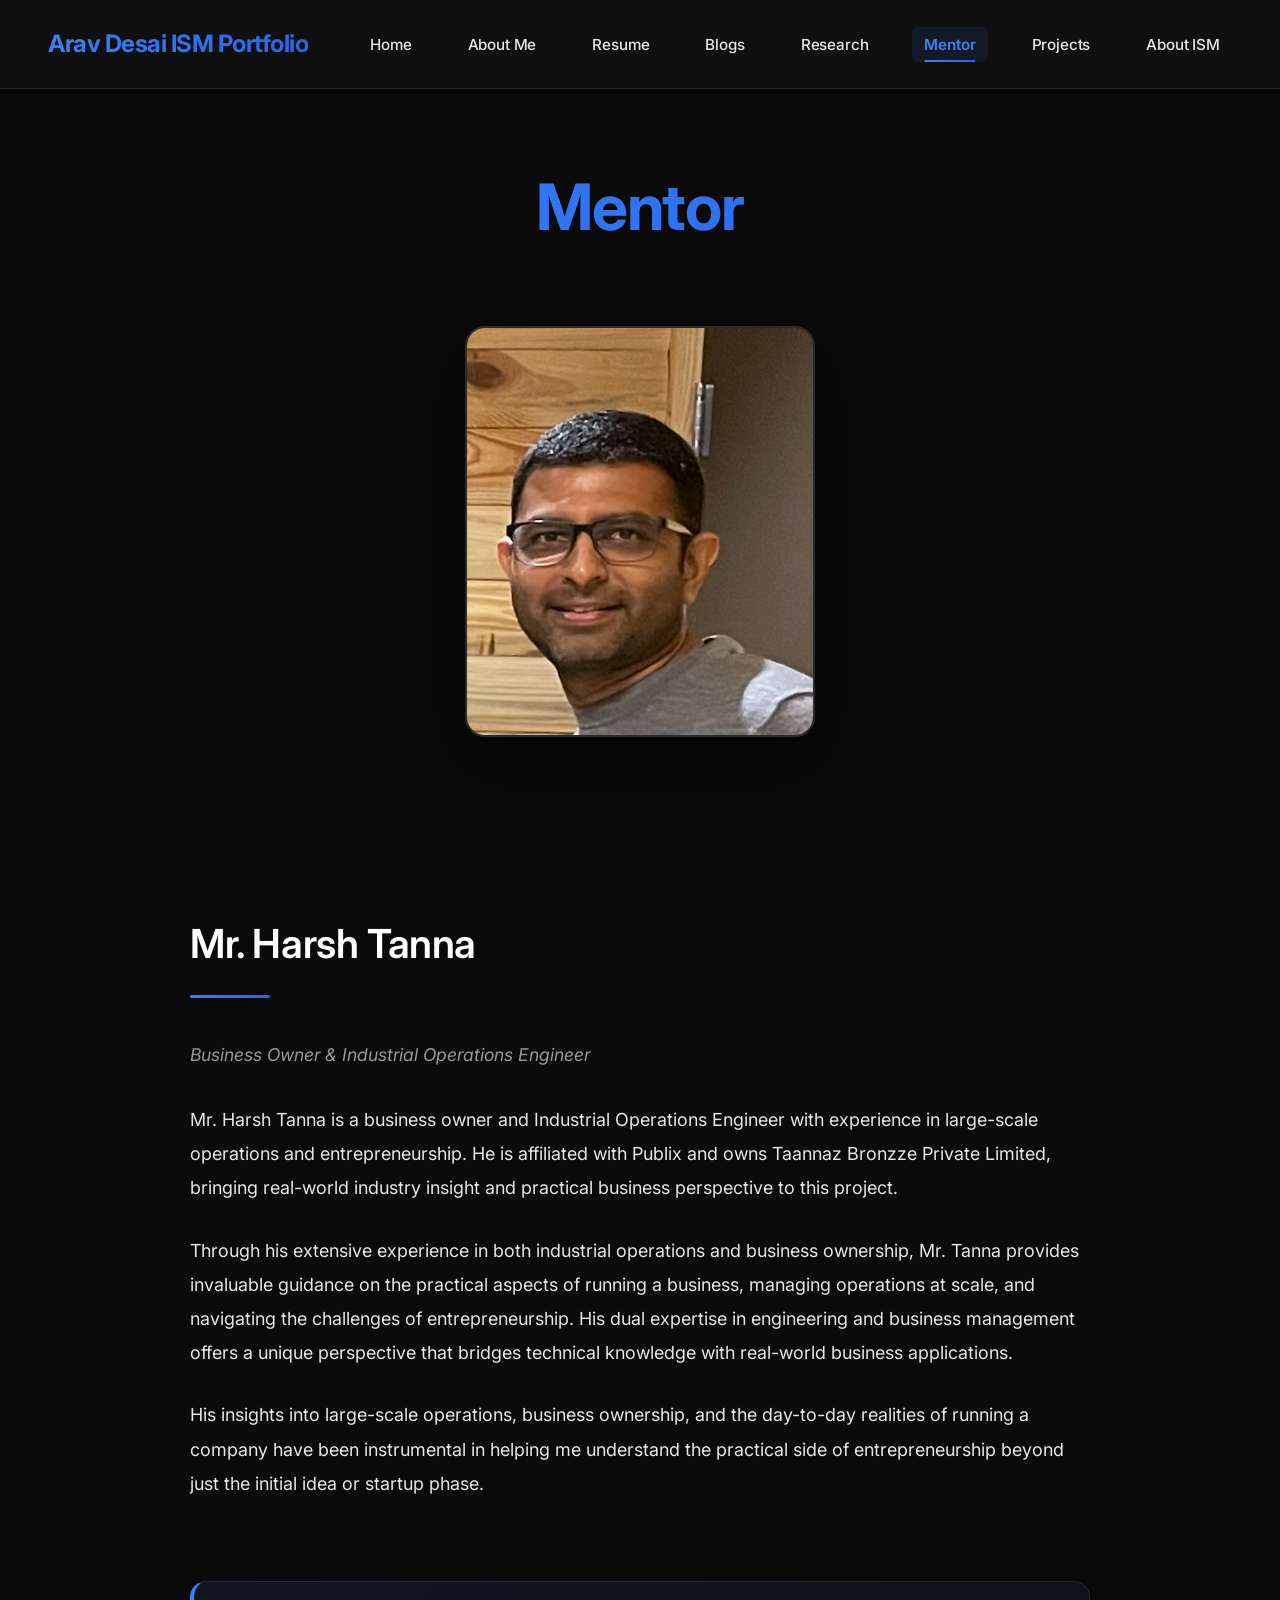
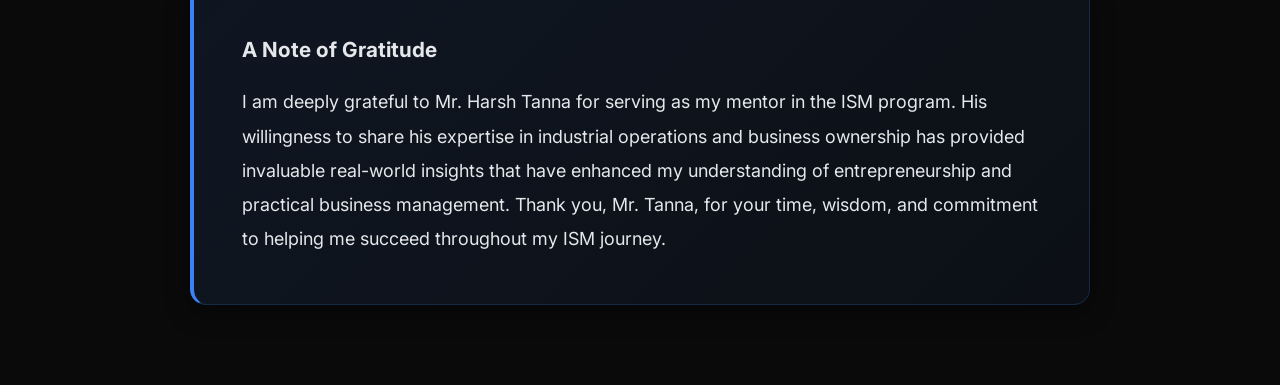
<file: mentor.html>
<!DOCTYPE html>
<html lang="en">
<head>
    <meta charset="UTF-8">
    <meta name="viewport" content="width=device-width, initial-scale=1.0">
    <title>Mentor - Arav Desai</title>
    <link rel="preconnect" href="https://fonts.googleapis.com">
    <link rel="preconnect" href="https://fonts.gstatic.com" crossorigin>
    <link href="https://fonts.googleapis.com/css2?family=Inter:wght@300;400;500;600;700&display=swap" rel="stylesheet">
    <link rel="stylesheet" href="styles.css">
</head>
<body>
    <nav class="navbar">
        <div class="nav-container">
            <div class="nav-logo">Arav Desai ISM Portfolio</div>
            <button class="mobile-menu-toggle" aria-label="Toggle menu">
                <span></span>
                <span></span>
                <span></span>
            </button>
            <ul class="nav-menu">
                <li><a href="index.html">Home</a></li>
                <li><a href="about.html">About Me</a></li>
                <li><a href="resume.html">Resume</a></li>
                <li><a href="blog.html">Blogs</a></li>
                <li><a href="research.html">Research</a></li>
                <li><a href="mentor.html" class="active">Mentor</a></li>
                <li><a href="projects.html">Projects</a></li>
                <li><a href="about-ism.html">About ISM</a></li>
            </ul>
        </div>
    </nav>

    <main>
        <h1 class="page-title">Mentor</h1>
        <div class="mentor-container">
            <div style="text-align: center; margin-bottom: 3rem;">
                <img src="images/mentor-photo.jpg" alt="Mr. Harsh Tanna" class="mentor-photo">
            </div>

            <div class="mentor-bio">
                <h2 class="section-title">Mr. Harsh Tanna</h2>
                <p style="font-size: 1.1rem; color: #999; margin-bottom: 2rem; font-style: italic;">Business Owner & Industrial Operations Engineer</p>
                
                <p>Mr. Harsh Tanna is a business owner and Industrial Operations Engineer with experience in large-scale operations and entrepreneurship. He is affiliated with Publix and owns Taannaz Bronzze Private Limited, bringing real-world industry insight and practical business perspective to this project.</p>
                
                <p>Through his extensive experience in both industrial operations and business ownership, Mr. Tanna provides invaluable guidance on the practical aspects of running a business, managing operations at scale, and navigating the challenges of entrepreneurship. His dual expertise in engineering and business management offers a unique perspective that bridges technical knowledge with real-world business applications.</p>
                
                <p>His insights into large-scale operations, business ownership, and the day-to-day realities of running a company have been instrumental in helping me understand the practical side of entrepreneurship beyond just the initial idea or startup phase.</p>
            </div>

            <div class="gratitude-note">
                <h3 style="font-size: 1.3rem; margin-bottom: 1rem; color: var(--text-color);">A Note of Gratitude</h3>
                <p>I am deeply grateful to Mr. Harsh Tanna for serving as my mentor in the ISM program. His willingness to share his expertise in industrial operations and business ownership has provided invaluable real-world insights that have enhanced my understanding of entrepreneurship and practical business management. Thank you, Mr. Tanna, for your time, wisdom, and commitment to helping me succeed throughout my ISM journey.</p>
            </div>
        </div>
    </main>

    <script src="script.js"></script>
</body>
</html>
</file>
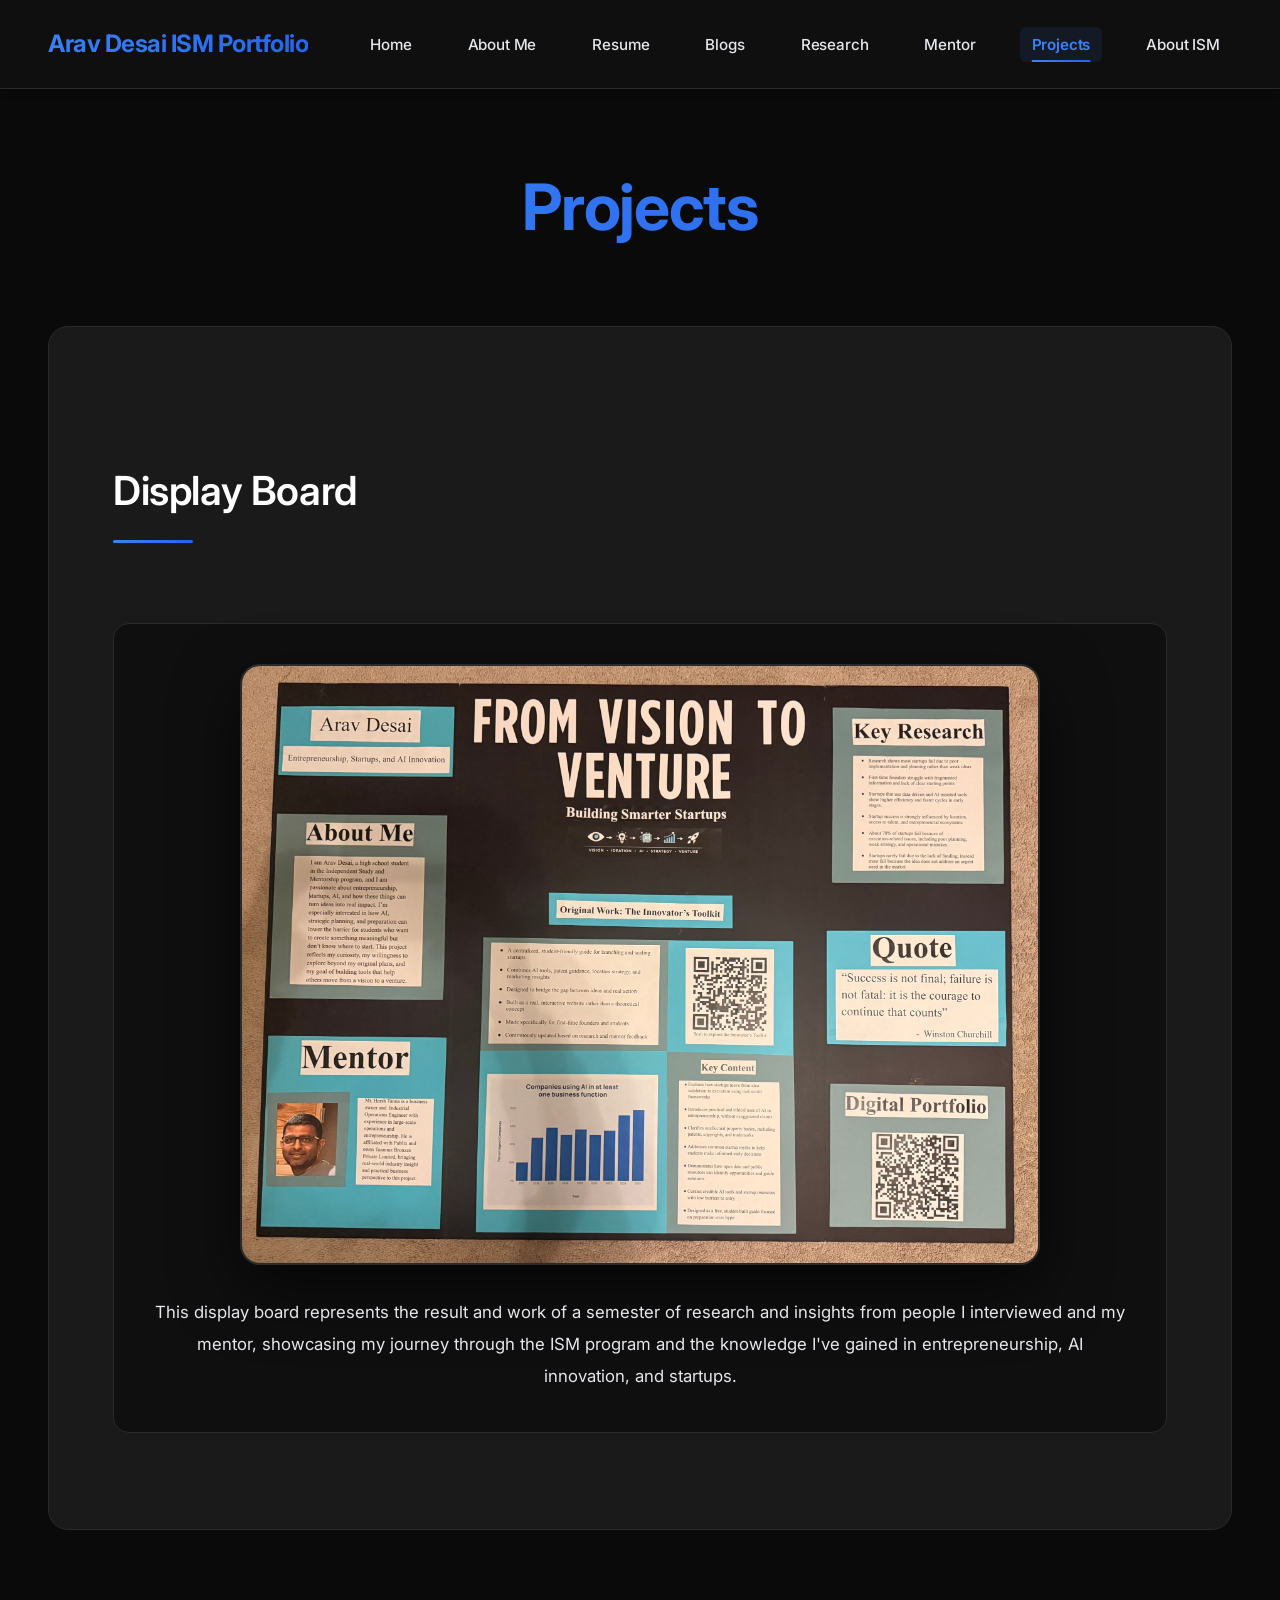
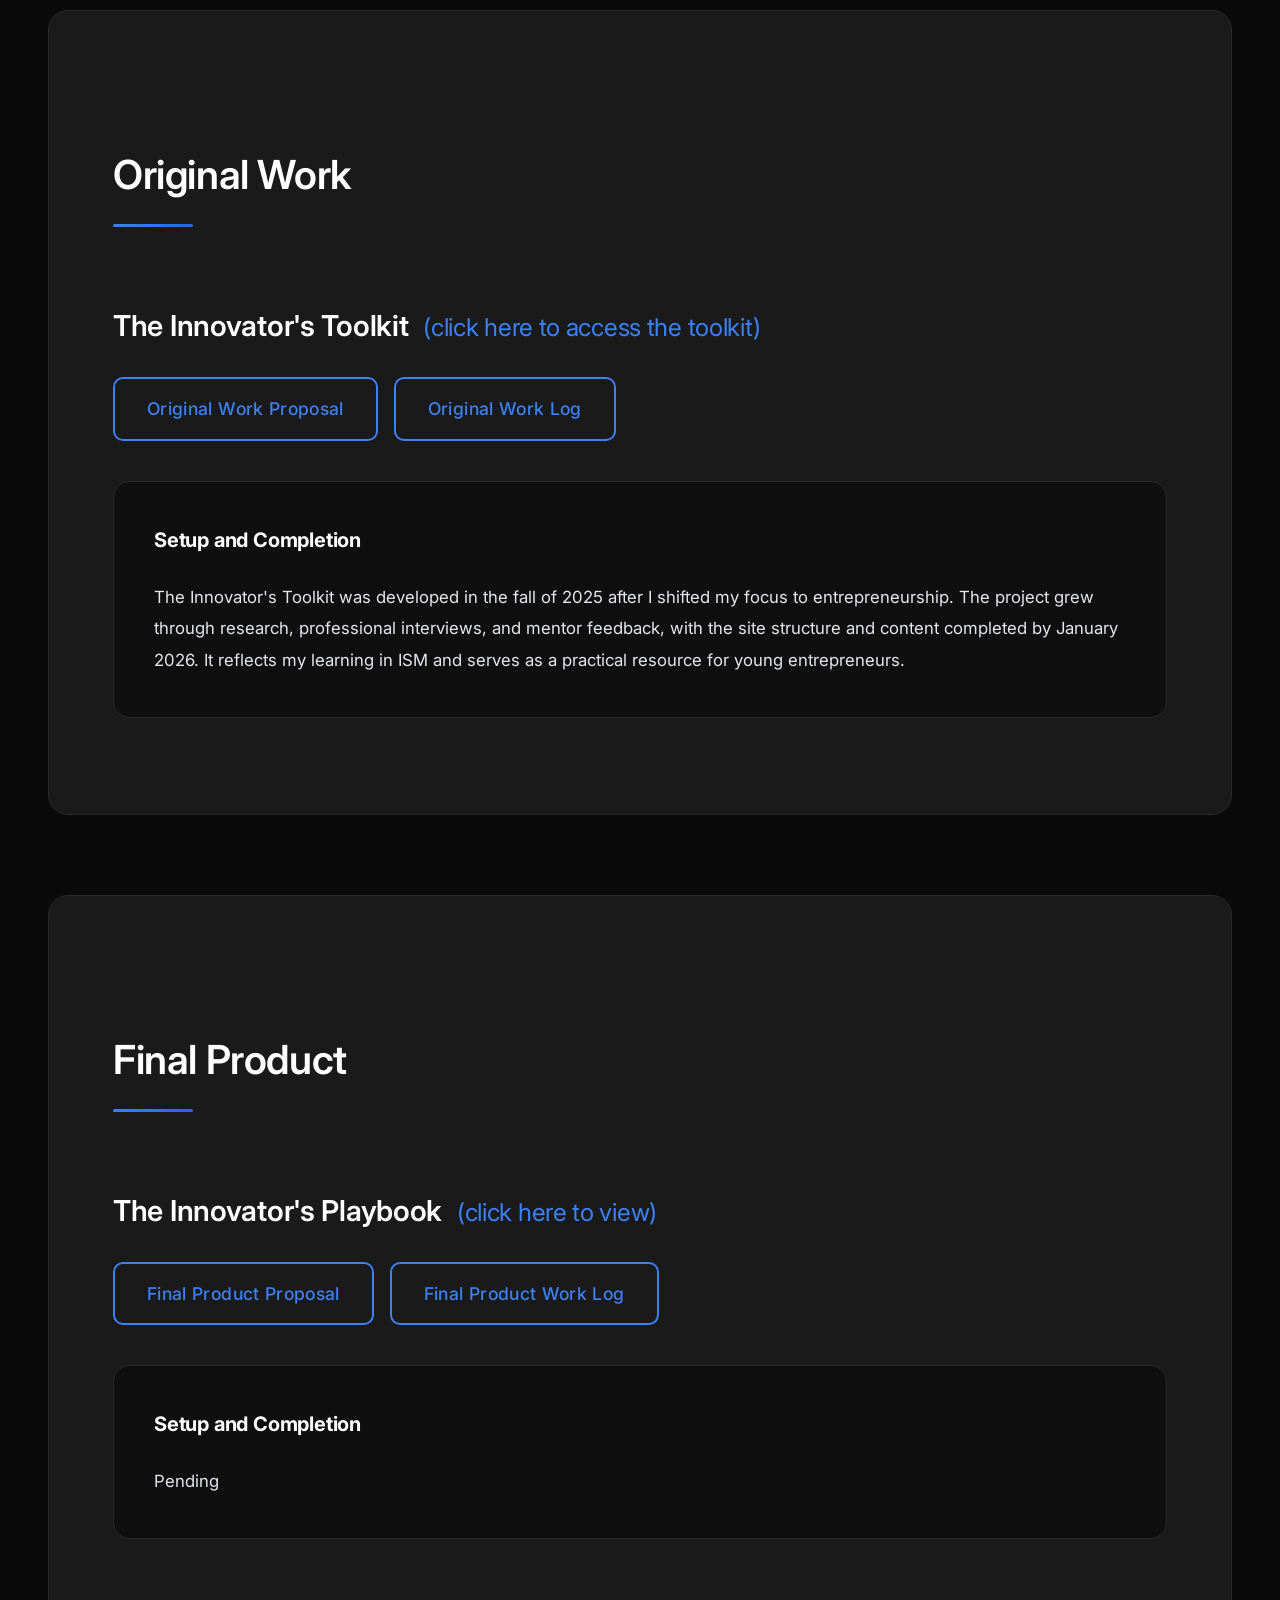
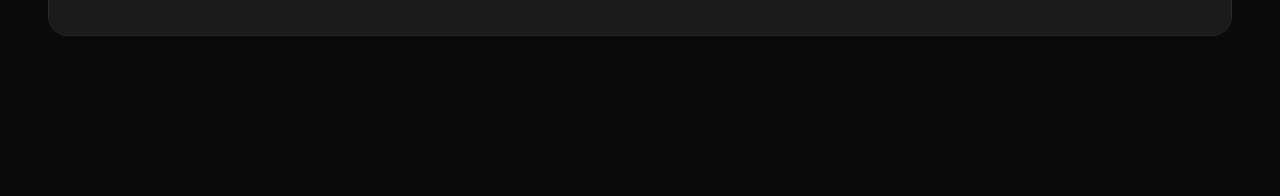
<file: projects.html>
<!DOCTYPE html>
<html lang="en">
<head>
    <meta charset="UTF-8">
    <meta name="viewport" content="width=device-width, initial-scale=1.0">
    <title>Projects - Arav Desai</title>
    <link rel="preconnect" href="https://fonts.googleapis.com">
    <link rel="preconnect" href="https://fonts.gstatic.com" crossorigin>
    <link href="https://fonts.googleapis.com/css2?family=Inter:wght@300;400;500;600;700&display=swap" rel="stylesheet">
    <link rel="stylesheet" href="styles.css">
</head>
<body>
    <nav class="navbar">
        <div class="nav-container">
            <div class="nav-logo">Arav Desai ISM Portfolio</div>
            <button class="mobile-menu-toggle" aria-label="Toggle menu">
                <span></span>
                <span></span>
                <span></span>
            </button>
            <ul class="nav-menu">
                <li><a href="index.html">Home</a></li>
                <li><a href="about.html">About Me</a></li>
                <li><a href="resume.html">Resume</a></li>
                <li><a href="blog.html">Blogs</a></li>
                <li><a href="research.html">Research</a></li>
                <li><a href="mentor.html">Mentor</a></li>
                <li><a href="projects.html" class="active">Projects</a></li>
                <li><a href="about-ism.html">About ISM</a></li>
            </ul>
        </div>
    </nav>

    <main>
        <h1 class="page-title">Projects</h1>

        <div class="project-section">
            <h2 class="section-title">Display Board</h2>
            
            <div class="project-subsection display-board-content">
                <img src="images/Display Board.jpeg" alt="Display Board" class="display-board-image">
                <p>This display board represents the result and work of a semester of research and insights from people I interviewed and my mentor, showcasing my journey through the ISM program and the knowledge I've gained in entrepreneurship, AI innovation, and startups.</p>
            </div>
        </div>

        <div class="project-section">
            <h2 class="section-title">Original Work</h2>
            <h3 class="subsection-title">The Innovator's Toolkit <a href="https://aravdesai20-collab.github.io/innovators-toolkit/" target="_blank" rel="noopener noreferrer" class="project-link">(click here to access the toolkit)</a></h3>
            
            <p class="project-proposal-link">
                <a href="https://docs.google.com/document/d/1z3edTOUsm12mmWx7oea2a1jK-OmrVC3X-QGpngguI_A/edit?usp=sharing" target="_blank" rel="noopener noreferrer" class="linkedin-link">Original Work Proposal</a>
                <a href="https://docs.google.com/spreadsheets/d/12XYqkGf_WvpModMO8fBwVHUb73EOgAqB8CdJzSV2680/edit?usp=sharing" target="_blank" rel="noopener noreferrer" class="linkedin-link">Original Work Log</a>
            </p>

            <div class="project-subsection">
                <h4>Setup and Completion</h4>
                <p>The Innovator's Toolkit was developed in the fall of 2025 after I shifted my focus to entrepreneurship. The project grew through research, professional interviews, and mentor feedback, with the site structure and content completed by January 2026. It reflects my learning in ISM and serves as a practical resource for young entrepreneurs.</p>
            </div>
        </div>

        <div class="project-section">
            <h2 class="section-title">Final Product</h2>
            <h3 class="subsection-title">The Innovator's Playbook <a href="#" class="project-link">(click here to view)</a></h3>
            
            <p class="project-proposal-link" style="text-align: left;">
                <a href="https://docs.google.com/document/d/172bSt9cUzCFjizQN7NvC0b1nkR2N8APlRGdyUekR3RE/edit?usp=sharing" target="_blank" rel="noopener noreferrer" class="linkedin-link">Final Product Proposal</a>
                <a href="https://docs.google.com/spreadsheets/d/1c2gaPG9H90LxgsP-mqnvzgb4S1F1vMfH_AyKYc6wsvM/edit?usp=sharing" target="_blank" rel="noopener noreferrer" class="linkedin-link">Final Product Work Log</a>
            </p>

            <div class="project-subsection">
                <h4>Setup and Completion</h4>
                <p>Pending</p>
            </div>
        </div>
    </main>

    <script src="script.js"></script>
</body>
</html>
</file>
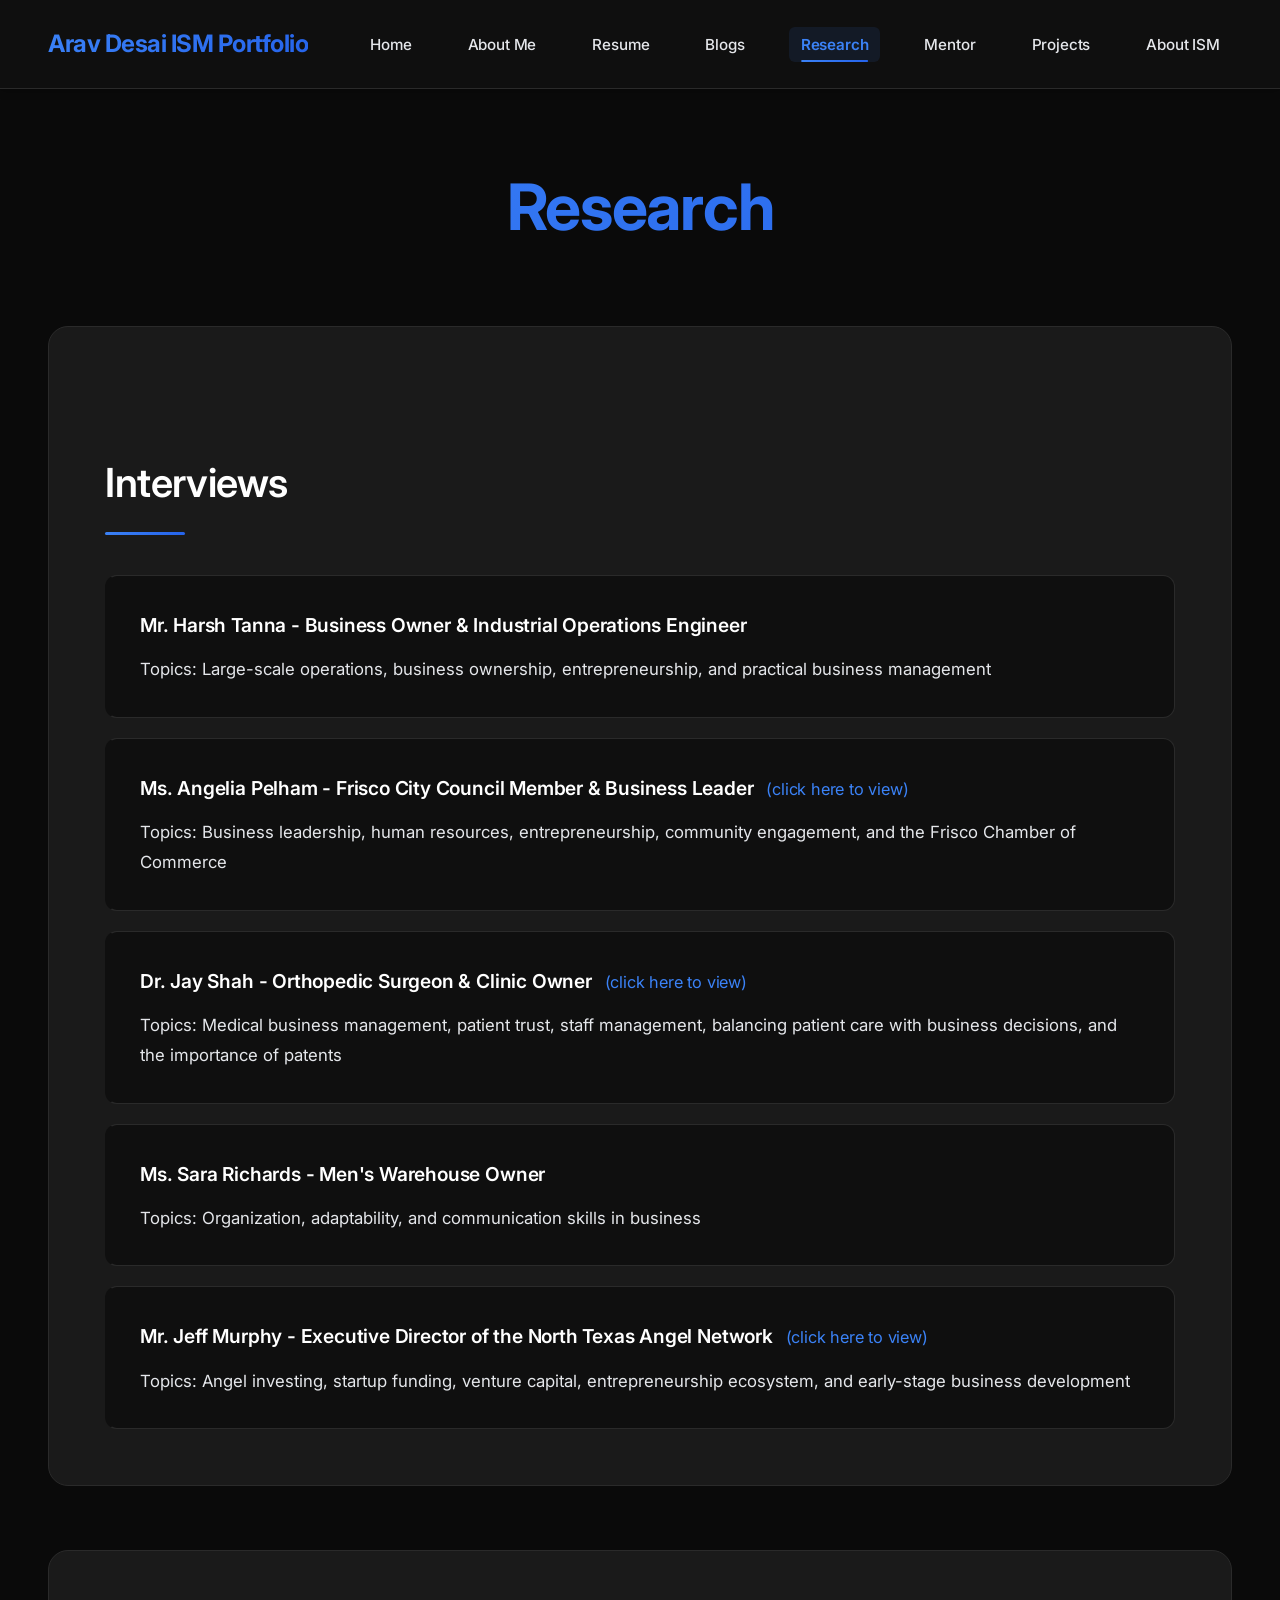
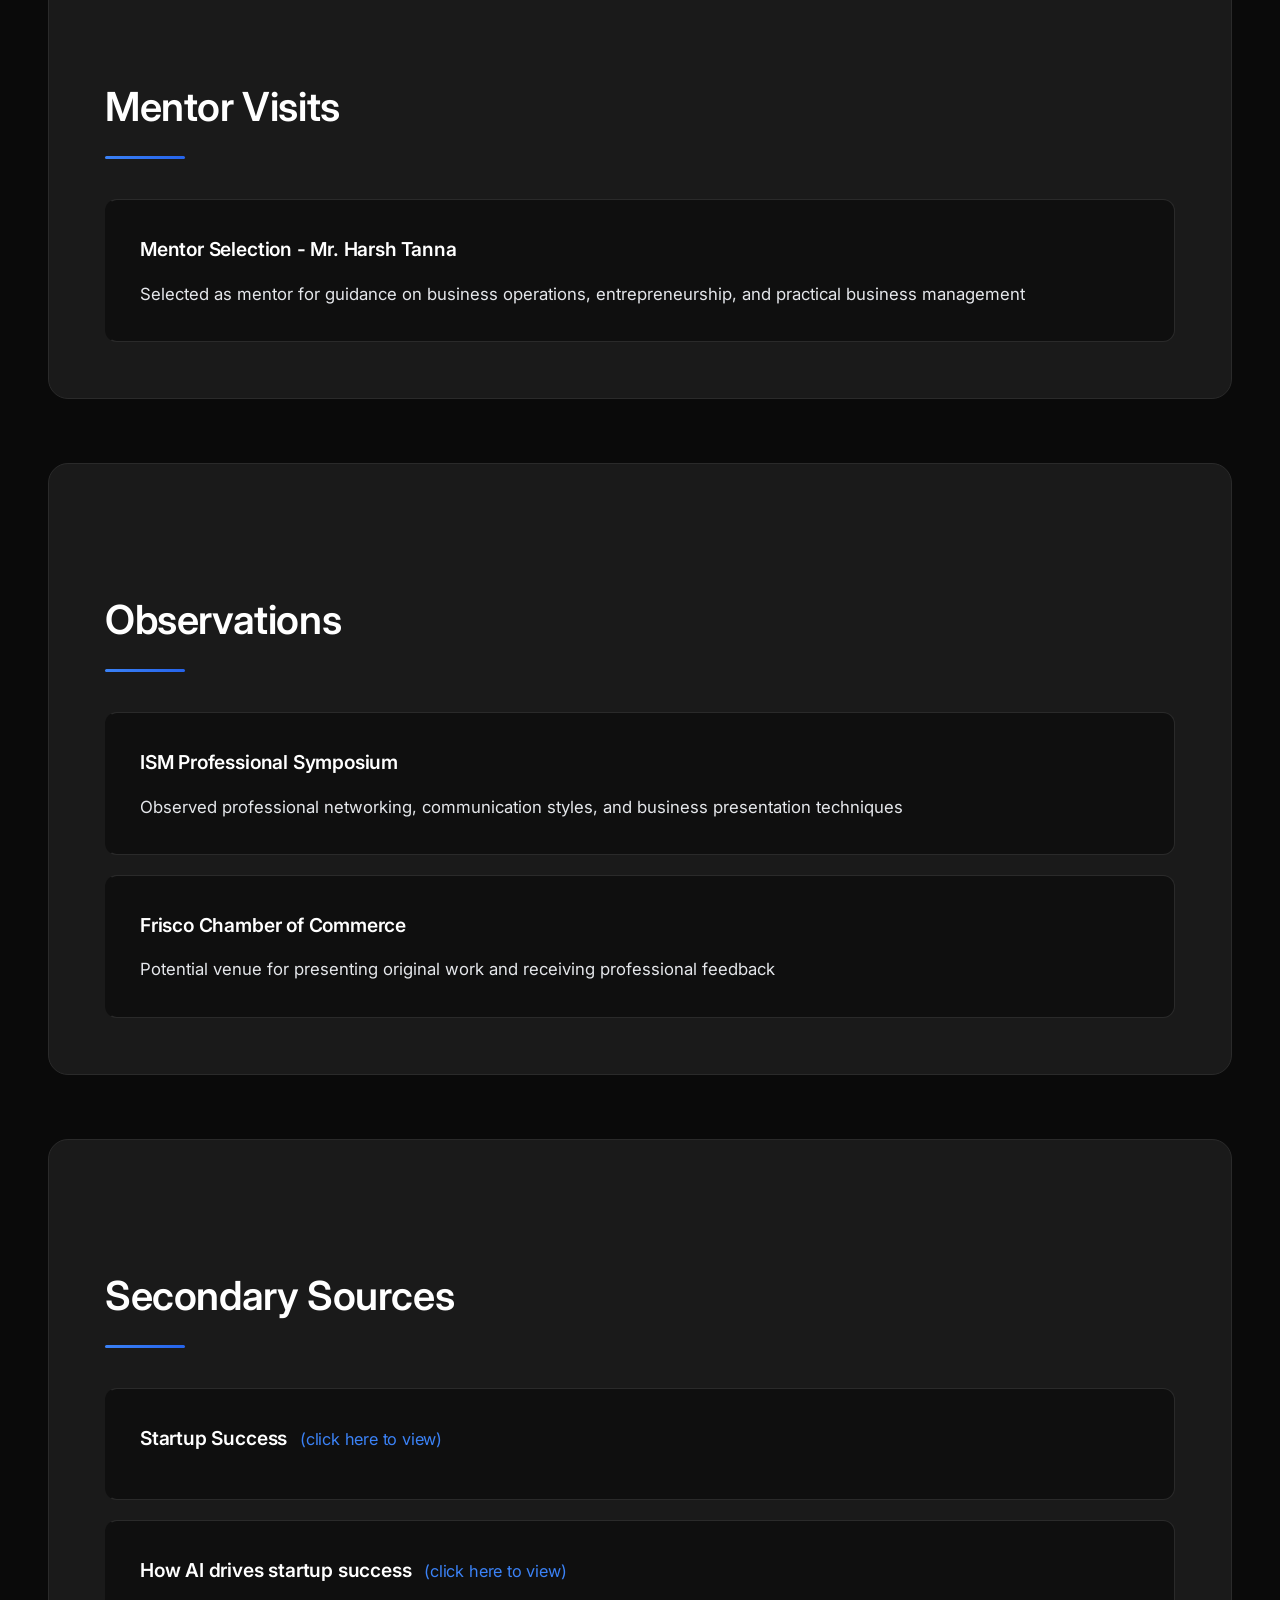
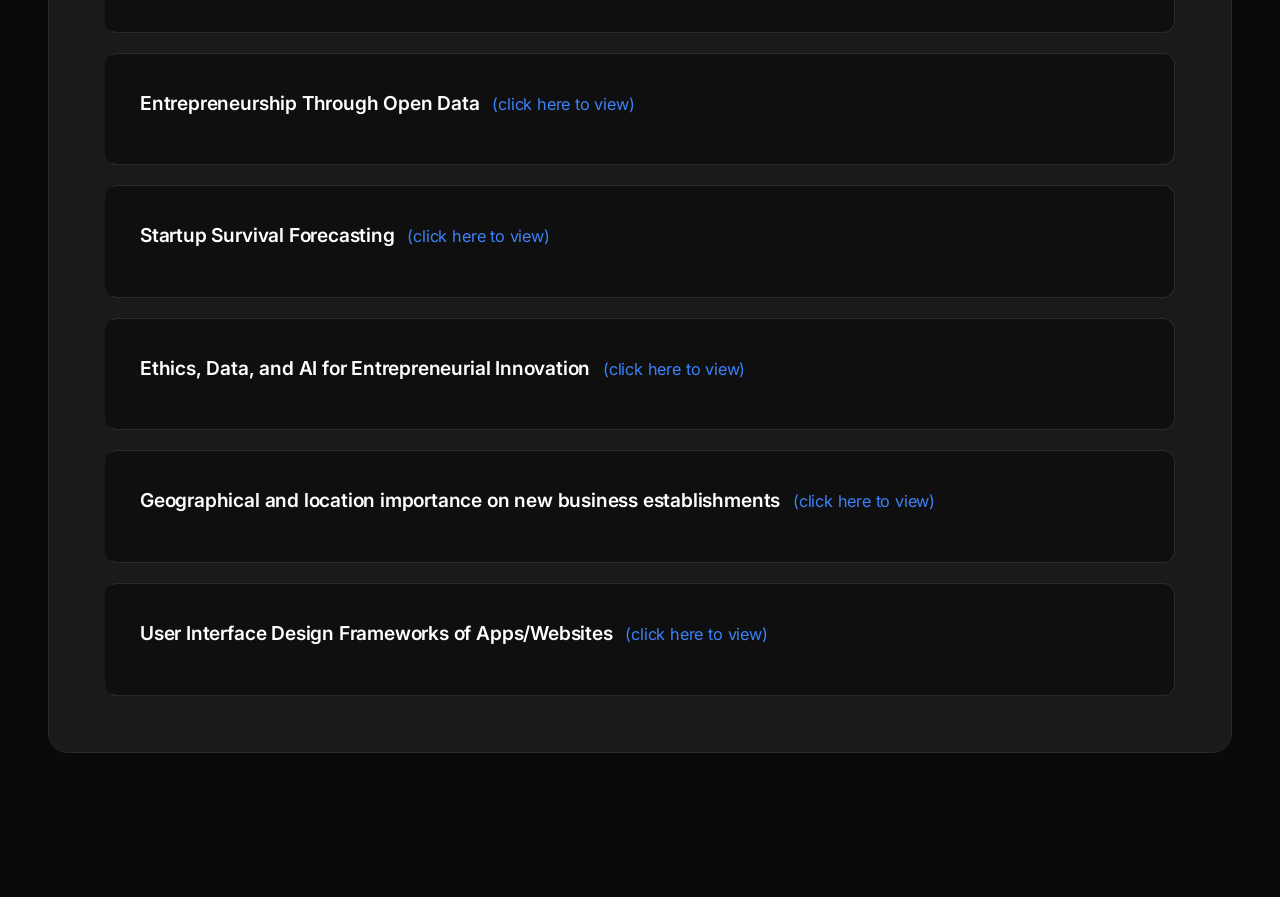
<file: research.html>
<!DOCTYPE html>
<html lang="en">
<head>
    <meta charset="UTF-8">
    <meta name="viewport" content="width=device-width, initial-scale=1.0">
    <title>Research - Arav Desai</title>
    <link rel="preconnect" href="https://fonts.googleapis.com">
    <link rel="preconnect" href="https://fonts.gstatic.com" crossorigin>
    <link href="https://fonts.googleapis.com/css2?family=Inter:wght@300;400;500;600;700&display=swap" rel="stylesheet">
    <link rel="stylesheet" href="styles.css">
</head>
<body>
    <nav class="navbar">
        <div class="nav-container">
            <div class="nav-logo">Arav Desai ISM Portfolio</div>
            <button class="mobile-menu-toggle" aria-label="Toggle menu">
                <span></span>
                <span></span>
                <span></span>
            </button>
            <ul class="nav-menu">
                <li><a href="index.html">Home</a></li>
                <li><a href="about.html">About Me</a></li>
                <li><a href="resume.html">Resume</a></li>
                <li><a href="blog.html">Blogs</a></li>
                <li><a href="research.html" class="active">Research</a></li>
                <li><a href="mentor.html">Mentor</a></li>
                <li><a href="projects.html">Projects</a></li>
                <li><a href="about-ism.html">About ISM</a></li>
            </ul>
        </div>
    </nav>

    <main>
        <h1 class="page-title">Research</h1>
        
        <div class="research-section">
            <h2 class="section-title">Interviews</h2>
            <div class="research-entry">
                <div class="research-entry-title">Mr. Harsh Tanna - Business Owner & Industrial Operations Engineer</div>
                <div class="research-entry-details">Topics: Large-scale operations, business ownership, entrepreneurship, and practical business management</div>
            </div>
            <div class="research-entry">
                <div class="research-entry-title">Ms. Angelia Pelham - Frisco City Council Member & Business Leader <a href="https://docs.google.com/document/d/1QRjgUU60bASv-0D7hMKxtyKgnUIi_hCvabrfEpJOpd8/edit?usp=sharing" target="_blank" rel="noopener noreferrer" class="project-link">(click here to view)</a></div>
                <div class="research-entry-details">Topics: Business leadership, human resources, entrepreneurship, community engagement, and the Frisco Chamber of Commerce</div>
            </div>
            <div class="research-entry">
                <div class="research-entry-title">Dr. Jay Shah - Orthopedic Surgeon & Clinic Owner <a href="https://docs.google.com/document/d/1kljJbjLqjegV2kli5NjE8iFXx2-CE7eBFDXX23i7DJk/edit?usp=sharing" target="_blank" rel="noopener noreferrer" class="project-link">(click here to view)</a></div>
                <div class="research-entry-details">Topics: Medical business management, patient trust, staff management, balancing patient care with business decisions, and the importance of patents</div>
            </div>
            <div class="research-entry">
                <div class="research-entry-title">Ms. Sara Richards - Men's Warehouse Owner</div>
                <div class="research-entry-details">Topics: Organization, adaptability, and communication skills in business</div>
            </div>
            <div class="research-entry">
                <div class="research-entry-title">Mr. Jeff Murphy - Executive Director of the North Texas Angel Network <a href="https://docs.google.com/document/d/1N7UWU4A7aQzB8W2S3hd4jhbGD1jT4NHatfioBQKs7rk/edit?usp=sharing" target="_blank" rel="noopener noreferrer" class="project-link">(click here to view)</a></div>
                <div class="research-entry-details">Topics: Angel investing, startup funding, venture capital, entrepreneurship ecosystem, and early-stage business development</div>
            </div>
        </div>

        <div class="research-section">
            <h2 class="section-title">Mentor Visits</h2>
            <div class="research-entry">
                <div class="research-entry-title">Mentor Selection - Mr. Harsh Tanna</div>
                <div class="research-entry-details">Selected as mentor for guidance on business operations, entrepreneurship, and practical business management</div>
            </div>
        </div>

        <div class="research-section">
            <h2 class="section-title">Observations</h2>
            <div class="research-entry">
                <div class="research-entry-title">ISM Professional Symposium</div>
                <div class="research-entry-details">Observed professional networking, communication styles, and business presentation techniques</div>
            </div>
            <div class="research-entry">
                <div class="research-entry-title">Frisco Chamber of Commerce</div>
                <div class="research-entry-details">Potential venue for presenting original work and receiving professional feedback</div>
            </div>
        </div>

        <div class="research-section">
            <h2 class="section-title">Secondary Sources</h2>
            <div class="research-entry">
                <div class="research-entry-title">Startup Success <a href="https://docs.google.com/document/d/1zxKZhqkLg_0UTngh5lY5TkBVNDLiOcWU8Og0AZhrgD4/edit?usp=sharing" target="_blank" rel="noopener noreferrer" class="project-link">(click here to view)</a></div>
            </div>
            <div class="research-entry">
                <div class="research-entry-title">How AI drives startup success <a href="https://docs.google.com/document/d/1z8YqCgF4KjuSR72qoasqiOOZkvrP3WBC1U4nC9L1Pd8/edit?usp=sharing" target="_blank" rel="noopener noreferrer" class="project-link">(click here to view)</a></div>
            </div>
            <div class="research-entry">
                <div class="research-entry-title">Entrepreneurship Through Open Data <a href="https://docs.google.com/document/d/1Wqx5AUIuIOG5k7HbKnY7XsCxpf_bjHcsac-y-rrAzms/edit?usp=sharing" target="_blank" rel="noopener noreferrer" class="project-link">(click here to view)</a></div>
            </div>
            <div class="research-entry">
                <div class="research-entry-title">Startup Survival Forecasting <a href="https://docs.google.com/document/d/1fqoWJu44G4f3WdgiRCUa-qoRqKglt_2IeIbGLnCzxvk/edit?usp=sharing" target="_blank" rel="noopener noreferrer" class="project-link">(click here to view)</a></div>
            </div>
            <div class="research-entry">
                <div class="research-entry-title">Ethics, Data, and AI for Entrepreneurial Innovation <a href="https://docs.google.com/document/d/1xP7xooLFOvL3we2OxOfX0yi6EH46NSBKVl4pHLWTZ2I/edit?usp=sharing" target="_blank" rel="noopener noreferrer" class="project-link">(click here to view)</a></div>
            </div>
            <div class="research-entry">
                <div class="research-entry-title">Geographical and location importance on new business establishments <a href="https://docs.google.com/document/d/1eN7AuyHMKlsrxNeJ3KE7hqsvWTRzDasQm0UVG4wY60Y/edit?usp=sharing" target="_blank" rel="noopener noreferrer" class="project-link">(click here to view)</a></div>
            </div>
            <div class="research-entry">
                <div class="research-entry-title">User Interface Design Frameworks of Apps/Websites <a href="https://docs.google.com/document/d/15m80v-HMtPFVpmoDT_FGDNx_J2tEVD08LaOUwal8fhs/edit?usp=sharing" target="_blank" rel="noopener noreferrer" class="project-link">(click here to view)</a></div>
            </div>
        </div>
    </main>

    <script src="script.js"></script>
</body>
</html>
</file>
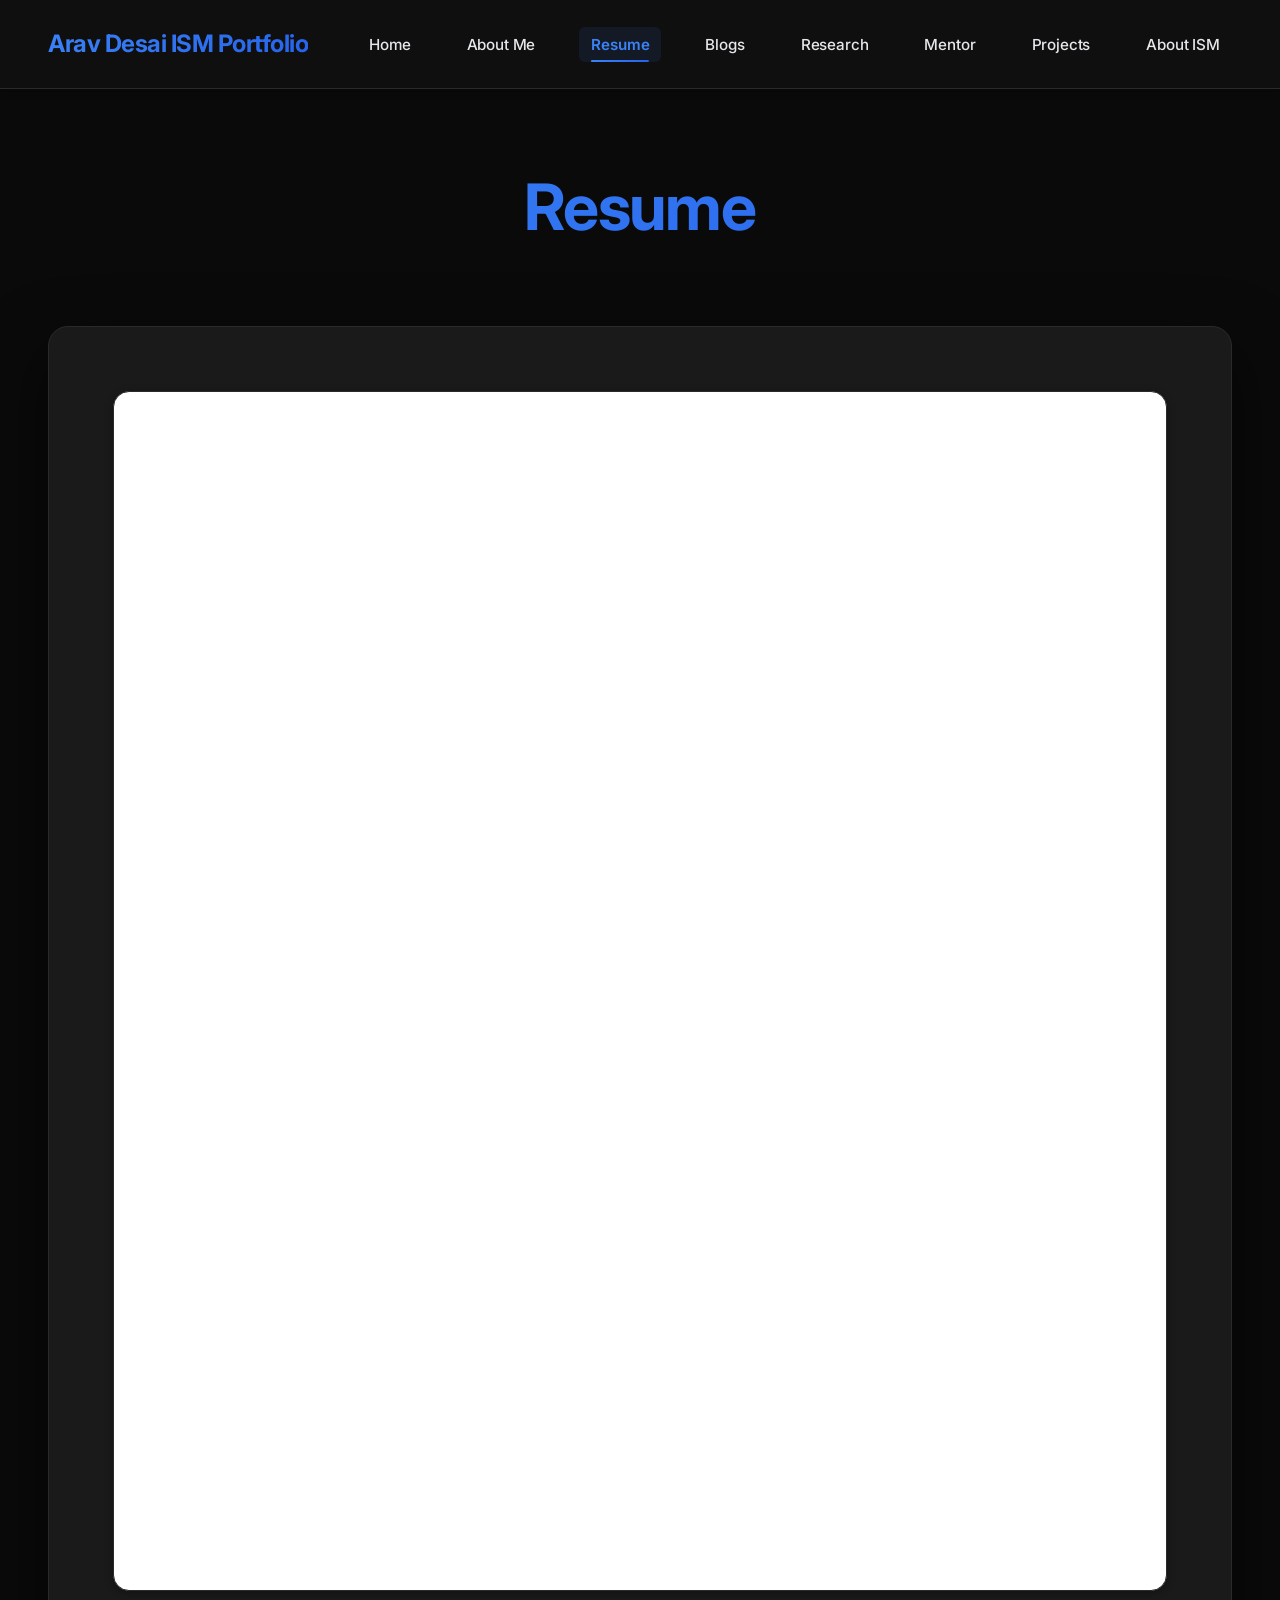
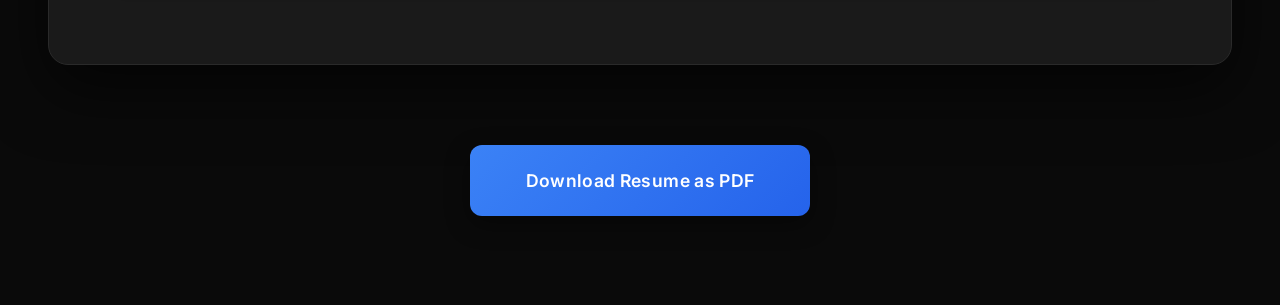
<file: resume.html>
<!DOCTYPE html>
<html lang="en">
<head>
    <meta charset="UTF-8">
    <meta name="viewport" content="width=device-width, initial-scale=1.0">
    <title>Resume - Arav Desai</title>
    <link rel="preconnect" href="https://fonts.googleapis.com">
    <link rel="preconnect" href="https://fonts.gstatic.com" crossorigin>
    <link href="https://fonts.googleapis.com/css2?family=Inter:wght@300;400;500;600;700&display=swap" rel="stylesheet">
    <link rel="stylesheet" href="styles.css">
</head>
<body>
    <nav class="navbar">
        <div class="nav-container">
            <div class="nav-logo">Arav Desai ISM Portfolio</div>
            <button class="mobile-menu-toggle" aria-label="Toggle menu">
                <span></span>
                <span></span>
                <span></span>
            </button>
            <ul class="nav-menu">
                <li><a href="index.html">Home</a></li>
                <li><a href="about.html">About Me</a></li>
                <li><a href="resume.html" class="active">Resume</a></li>
                <li><a href="blog.html">Blogs</a></li>
                <li><a href="research.html">Research</a></li>
                <li><a href="mentor.html">Mentor</a></li>
                <li><a href="projects.html">Projects</a></li>
                <li><a href="about-ism.html">About ISM</a></li>
            </ul>
        </div>
    </nav>

    <main>
        <h1 class="page-title">Resume</h1>
        <div class="resume-container">
            <iframe src="resume.pdf" class="resume-embed" type="application/pdf">
                <p style="text-align: center; padding: 2rem; color: var(--text-color);">
                    Your browser does not support PDFs. 
                    <a href="resume.pdf" style="color: var(--accent-color); text-decoration: underline;">Click here to download the PDF</a>.
                </p>
            </iframe>
        </div>
        <div class="button-container">
            <a href="resume.pdf" class="download-button" download>Download Resume as PDF</a>
        </div>
    </main>

    <script src="script.js"></script>
</body>
</html>
</file>
<file: styles.css>
/* Reset and Base Styles */
* {
    margin: 0;
    padding: 0;
    box-sizing: border-box;
}

:root {
    --primary-color: #0a0a0a;
    --accent-color: #3b82f6;
    --accent-hover: #60a5fa;
    --accent-light: rgba(59, 130, 246, 0.1);
    --text-color: #e5e7eb;
    --text-light: #9ca3af;
    --text-muted: #6b7280;
    --light-gray: #1a1a1a;
    --medium-gray: #252525;
    --dark-gray: #0f0f0f;
    --border-color: #2a2a2a;
    --border-light: #3a3a3a;
    --white: #ffffff;
    --spacing-unit: 1.5rem;
    --gradient-1: linear-gradient(135deg, #667eea 0%, #764ba2 100%);
    --gradient-2: linear-gradient(135deg, #0f172a 0%, #1e293b 50%, #334155 100%);
    --gradient-accent: linear-gradient(135deg, #3b82f6 0%, #2563eb 100%);
    --shadow-sm: 0 2px 8px rgba(0, 0, 0, 0.3);
    --shadow-md: 0 8px 24px rgba(0, 0, 0, 0.4);
    --shadow-lg: 0 16px 48px rgba(0, 0, 0, 0.5);
    --shadow-xl: 0 24px 64px rgba(0, 0, 0, 0.6);
}

html {
    scroll-behavior: smooth;
}

/* Allow text selection for better accessibility */

body {
    font-family: 'Inter', 'Segoe UI', -apple-system, BlinkMacSystemFont, 'Roboto', sans-serif;
    line-height: 1.8;
    color: var(--text-color);
    background-color: var(--primary-color);
    overflow-x: hidden;
    font-size: 16px;
    -webkit-font-smoothing: antialiased;
    -moz-osx-font-smoothing: grayscale;
}

/* Navigation */
.navbar {
    background-color: rgba(10, 10, 10, 0.85);
    border-bottom: 1px solid var(--border-color);
    padding: 1.4rem 0;
    position: sticky;
    top: 0;
    z-index: 1000;
    box-shadow: var(--shadow-md);
    backdrop-filter: blur(20px) saturate(180%);
    -webkit-backdrop-filter: blur(20px) saturate(180%);
    transition: all 0.3s cubic-bezier(0.4, 0, 0.2, 1);
}

.nav-container {
    max-width: 1400px;
    margin: 0 auto;
    padding: 0 3rem;
    display: flex;
    justify-content: space-between;
    align-items: center;
}

.nav-logo {
    font-size: 1.5rem;
    font-weight: 700;
    background: var(--gradient-accent);
    -webkit-background-clip: text;
    -webkit-text-fill-color: transparent;
    background-clip: text;
    letter-spacing: -0.02em;
    transition: transform 0.3s cubic-bezier(0.4, 0, 0.2, 1);
    cursor: pointer;
}

.nav-logo:hover {
    transform: scale(1.03);
}

.nav-menu {
    display: flex;
    list-style: none;
    gap: 2rem;
    align-items: center;
    margin: 0;
    padding: 0;
}

.nav-menu a {
    text-decoration: none;
    color: var(--text-color);
    font-size: 0.95rem;
    font-weight: 500;
    transition: all 0.3s cubic-bezier(0.4, 0, 0.2, 1);
    letter-spacing: -0.01em;
    position: relative;
    padding: 0.5rem 0.75rem;
    border-radius: 6px;
}

.nav-menu a::after {
    content: '';
    position: absolute;
    bottom: 0;
    left: 50%;
    transform: translateX(-50%);
    width: 0;
    height: 2px;
    background: var(--gradient-accent);
    transition: width 0.3s cubic-bezier(0.4, 0, 0.2, 1);
    border-radius: 2px;
}

.nav-menu a:hover::after,
.nav-menu a.active::after {
    width: calc(100% - 1.5rem);
}

.nav-menu a:hover,
.nav-menu a.active {
    color: var(--accent-color);
    background: var(--accent-light);
}

.nav-menu a.active {
    font-weight: 600;
}

/* Mobile Menu Toggle */
.mobile-menu-toggle {
    display: none;
    flex-direction: column;
    gap: 5px;
    background: none;
    border: none;
    cursor: pointer;
    padding: 0.5rem;
    z-index: 1001;
}

.mobile-menu-toggle span {
    width: 25px;
    height: 2px;
    background: var(--text-color);
    transition: all 0.3s ease;
    border-radius: 2px;
}

.mobile-menu-toggle.active span:nth-child(1) {
    transform: rotate(45deg) translate(8px, 8px);
}

.mobile-menu-toggle.active span:nth-child(2) {
    opacity: 0;
}

.mobile-menu-toggle.active span:nth-child(3) {
    transform: rotate(-45deg) translate(7px, -7px);
}

/* Cover Section */
.cover-section {
    position: relative;
    width: 100%;
    height: 100vh;
    min-height: 700px;
    background: var(--gradient-2);
    display: flex;
    align-items: center;
    justify-content: center;
    text-align: center;
    color: var(--white);
    overflow: hidden;
}

.cover-section::before {
    content: '';
    position: absolute;
    top: 0;
    left: 0;
    right: 0;
    bottom: 0;
    background: 
        radial-gradient(circle at 20% 50%, rgba(52, 152, 219, 0.1) 0%, transparent 50%),
        radial-gradient(circle at 80% 80%, rgba(118, 75, 162, 0.1) 0%, transparent 50%);
    animation: pulse 15s ease-in-out infinite;
}

@keyframes pulse {
    0%, 100% { opacity: 1; }
    50% { opacity: 0.8; }
}

.cover-overlay {
    position: absolute;
    top: 0;
    left: 0;
    right: 0;
    bottom: 0;
    background: rgba(0, 0, 0, 0.4);
}

.cover-content {
    position: relative;
    z-index: 1;
    max-width: 900px;
    padding: 2rem;
    animation: fadeInUp 1s ease-out;
}

@keyframes fadeInUp {
    from {
        opacity: 0;
        transform: translateY(30px);
    }
    to {
        opacity: 1;
        transform: translateY(0);
    }
}

.cover-name {
    font-size: clamp(2.5rem, 8vw, 5.5rem);
    font-weight: 700;
    margin-bottom: 1.5rem;
    letter-spacing: -0.02em;
    background: linear-gradient(135deg, #ffffff 0%, #e5e7eb 50%, #d1d5db 100%);
    -webkit-background-clip: text;
    -webkit-text-fill-color: transparent;
    background-clip: text;
    animation: fadeInUp 1s ease-out 0.2s both;
    line-height: 1.1;
}

.cover-subtitle {
    font-size: clamp(1.1rem, 2.5vw, 1.6rem);
    margin-bottom: 0.75rem;
    font-weight: 400;
    letter-spacing: 0.05em;
    opacity: 0.95;
    animation: fadeInUp 1s ease-out 0.4s both;
    text-transform: uppercase;
    color: var(--text-light);
}

.cover-topic {
    font-size: clamp(1rem, 2vw, 1.3rem);
    margin-bottom: 3.5rem;
    font-weight: 400;
    opacity: 0.9;
    animation: fadeInUp 1s ease-out 0.6s both;
    color: var(--text-color);
    max-width: 700px;
    margin-left: auto;
    margin-right: auto;
}

.cover-quote {
    font-size: clamp(1.1rem, 2vw, 1.4rem);
    font-style: italic;
    line-height: 1.8;
    max-width: 850px;
    margin: 0 auto;
    padding: 3rem;
    background: rgba(59, 130, 246, 0.08);
    border: 1px solid rgba(59, 130, 246, 0.2);
    border-left: 4px solid var(--accent-color);
    backdrop-filter: blur(20px) saturate(180%);
    -webkit-backdrop-filter: blur(20px) saturate(180%);
    border-radius: 16px;
    box-shadow: var(--shadow-lg);
    animation: fadeInUp 1s ease-out 0.8s both;
    transition: all 0.4s cubic-bezier(0.4, 0, 0.2, 1);
}

.cover-quote:hover {
    transform: translateY(-8px);
    box-shadow: var(--shadow-xl);
    border-color: var(--accent-color);
    background: rgba(59, 130, 246, 0.12);
}

.cover-quote span {
    display: block;
    margin-top: 1rem;
    font-size: 1rem;
    font-style: normal;
    opacity: 0.8;
}

/* Main Content */
main {
    max-width: 1400px;
    margin: 0 auto;
    padding: 5rem 3rem;
    position: relative;
    min-height: calc(100vh - 200px);
}

/* Links */
a {
    transition: all 0.3s cubic-bezier(0.4, 0, 0.2, 1);
}

/* Selection */
::selection {
    background: rgba(59, 130, 246, 0.3);
    color: var(--white);
}

::-moz-selection {
    background: rgba(59, 130, 246, 0.3);
    color: var(--white);
}

.content-section {
    margin-bottom: 5rem;
}

.page-title {
    font-size: clamp(2.5rem, 6vw, 4rem);
    font-weight: 700;
    background: var(--gradient-accent);
    -webkit-background-clip: text;
    -webkit-text-fill-color: transparent;
    background-clip: text;
    margin-bottom: 5rem;
    text-align: center;
    letter-spacing: -0.02em;
    animation: fadeInUp 0.8s ease-out;
    line-height: 1.2;
}

.section-title {
    font-size: clamp(1.8rem, 4vw, 2.5rem);
    font-weight: 600;
    color: var(--white);
    margin-bottom: 2.5rem;
    margin-top: 4rem;
    padding-bottom: 1rem;
    position: relative;
    display: inline-block;
    letter-spacing: -0.01em;
}

.section-title::after {
    content: '';
    position: absolute;
    bottom: 0;
    left: 0;
    width: 80px;
    height: 3px;
    background: var(--gradient-accent);
    border-radius: 2px;
}

.subsection-title {
    font-size: clamp(1.4rem, 3vw, 1.8rem);
    font-weight: 600;
    color: var(--white);
    margin-bottom: 1.5rem;
    margin-top: 2.5rem;
    letter-spacing: -0.01em;
    line-height: 1.3;
}

/* About Me Page */
.about-container {
    display: grid;
    grid-template-columns: 350px 1fr;
    gap: 5rem;
    align-items: start;
    animation: fadeInUp 0.8s ease-out;
    margin-top: 2rem;
}

.headshot {
    width: 100%;
    max-width: 350px;
    border-radius: 50%;
    box-shadow: var(--shadow-xl);
    transition: all 0.4s cubic-bezier(0.4, 0, 0.2, 1);
    object-fit: cover;
    aspect-ratio: 1;
    display: block;
}

.headshot:hover {
    transform: translateY(-12px) scale(1.02);
    box-shadow: 0 32px 96px rgba(59, 130, 246, 0.25);
}

.about-content {
    line-height: 1.9;
}

.bio {
    font-size: 1.125rem;
    margin-bottom: 3rem;
    color: var(--text-color);
    line-height: 1.9;
}

.bio p {
    margin-bottom: 1.75rem;
}

.mission-statement {
    font-size: 1.2rem;
    font-style: italic;
    color: var(--text-color);
    margin: 3rem 0;
    padding: 2.5rem;
    background: linear-gradient(135deg, rgba(59, 130, 246, 0.1) 0%, rgba(59, 130, 246, 0.05) 100%);
    border: 1px solid rgba(59, 130, 246, 0.2);
    border-left: 4px solid var(--accent-color);
    border-radius: 16px;
    box-shadow: var(--shadow-md);
    transition: all 0.4s cubic-bezier(0.4, 0, 0.2, 1);
    line-height: 1.8;
}

.mission-statement:hover {
    transform: translateX(8px);
    box-shadow: var(--shadow-lg);
    background: linear-gradient(135deg, rgba(59, 130, 246, 0.15) 0%, rgba(59, 130, 246, 0.08) 100%);
}

.contact-info {
    margin-top: 3rem;
    padding-top: 2.5rem;
    border-top: 2px solid var(--border-color);
}

.contact-info p {
    margin-bottom: 1.5rem;
    font-size: 1.125rem;
    line-height: 1.8;
}

.contact-info a:not(.linkedin-link) {
    color: var(--accent-color);
    text-decoration: none;
    transition: all 0.3s ease;
    border-bottom: 1px solid transparent;
}

.contact-info a:not(.linkedin-link):hover {
    color: var(--accent-hover);
    border-bottom-color: var(--accent-hover);
}

.linkedin-link {
    display: inline-flex;
    align-items: center;
    gap: 0.75rem;
    color: var(--accent-color);
    text-decoration: none;
    margin-top: -0.5rem;
    margin-bottom: 0.5rem;
    font-size: 1.1rem;
    font-weight: 500;
    padding: 0.875rem 2rem;
    border: 2px solid var(--accent-color) !important;
    border-bottom: 2px solid var(--accent-color) !important;
    border-radius: 10px;
    transition: all 0.4s cubic-bezier(0.4, 0, 0.2, 1);
    letter-spacing: 0.02em;
}

.linkedin-link:hover {
    background: var(--gradient-accent);
    color: var(--white);
    transform: translateY(-4px);
    box-shadow: var(--shadow-md);
    border-color: var(--accent-color) !important;
    border-bottom-color: var(--accent-color) !important;
}

.linkedin-icon {
    width: 24px;
    height: 24px;
    transition: transform 0.3s ease;
}

.linkedin-link:hover .linkedin-icon {
    transform: scale(1.2);
}

/* Resume Page */
.resume-container {
    background: var(--light-gray);
    padding: 4rem;
    box-shadow: var(--shadow-xl);
    margin-bottom: 3rem;
    border-radius: 20px;
    border: 1px solid var(--border-color);
    transition: all 0.4s cubic-bezier(0.4, 0, 0.2, 1);
    animation: fadeInUp 0.8s ease-out;
}

.resume-container:hover {
    transform: translateY(-8px);
    box-shadow: 0 32px 96px rgba(59, 130, 246, 0.25);
    border-color: var(--accent-color);
}

.resume-embed {
    width: 100%;
    min-height: 900px;
    height: 1200px;
    border: 1px solid var(--border-color);
    border-radius: 16px;
    background: var(--white);
    box-shadow: var(--shadow-sm);
    transition: box-shadow 0.3s ease;
}

.resume-embed:hover {
    box-shadow: var(--shadow-md);
}

.download-button {
    display: inline-block;
    padding: 1.25rem 3.5rem;
    background: var(--gradient-accent);
    color: var(--white);
    text-decoration: none;
    border-radius: 12px;
    font-size: 1.1rem;
    font-weight: 600;
    margin-top: 2rem;
    transition: all 0.4s cubic-bezier(0.4, 0, 0.2, 1);
    text-align: center;
    box-shadow: var(--shadow-md);
    position: relative;
    overflow: hidden;
    letter-spacing: 0.02em;
}

.download-button::before {
    content: '';
    position: absolute;
    top: 50%;
    left: 50%;
    width: 0;
    height: 0;
    border-radius: 50%;
    background: rgba(255, 255, 255, 0.2);
    transform: translate(-50%, -50%);
    transition: width 0.6s cubic-bezier(0.4, 0, 0.2, 1), height 0.6s cubic-bezier(0.4, 0, 0.2, 1);
}

.download-button:hover::before {
    width: 300px;
    height: 300px;
}

.download-button:hover {
    transform: translateY(-4px);
    box-shadow: var(--shadow-lg);
    background: linear-gradient(135deg, #60a5fa 0%, #3b82f6 100%);
}

.button-container {
    text-align: center;
    margin-top: 3rem;
}

/* Blog Page */
.blog-container {
    max-width: 1000px;
    margin: 0 auto;
}

.blog-post {
    margin-bottom: 4rem;
    padding: 3.5rem;
    background: var(--light-gray);
    border-radius: 20px;
    border: 1px solid var(--border-color);
    transition: all 0.4s cubic-bezier(0.4, 0, 0.2, 1);
    animation: fadeInUp 0.8s ease-out;
    position: relative;
    overflow: hidden;
}

.blog-post::before {
    content: '';
    position: absolute;
    top: 0;
    left: 0;
    width: 4px;
    height: 100%;
    background: var(--gradient-accent);
    transform: scaleY(0);
    transition: transform 0.4s cubic-bezier(0.4, 0, 0.2, 1);
    border-radius: 0 2px 2px 0;
}

.blog-post:hover::before {
    transform: scaleY(1);
}

.blog-post:hover {
    transform: translateX(8px) translateY(-4px);
    box-shadow: var(--shadow-xl);
    border-color: var(--accent-color);
    background: var(--medium-gray);
}

.blog-post:last-child {
    margin-bottom: 0;
}

.blog-title {
    font-size: clamp(1.5rem, 3vw, 2.25rem);
    font-weight: 600;
    color: var(--white);
    margin-bottom: 1rem;
    transition: color 0.3s ease;
    letter-spacing: -0.01em;
    line-height: 1.3;
}

.blog-post:hover .blog-title {
    color: var(--accent-color);
}

.blog-date {
    color: var(--text-muted);
    font-size: 0.95rem;
    margin-bottom: 2rem;
    display: inline-block;
    padding: 0.5rem 1.25rem;
    background: var(--dark-gray);
    border: 1px solid var(--border-color);
    border-radius: 8px;
    font-weight: 500;
    letter-spacing: 0.02em;
}

.blog-content {
    font-size: 1.125rem;
    line-height: 1.9;
    color: var(--text-color);
}

.blog-content p {
    margin-bottom: 1.75rem;
}

/* Research Page */
.research-section {
    margin-bottom: 4rem;
    padding: 3.5rem;
    background: var(--light-gray);
    border-radius: 20px;
    border: 1px solid var(--border-color);
    transition: all 0.4s cubic-bezier(0.4, 0, 0.2, 1);
    animation: fadeInUp 0.8s ease-out;
}

.research-section:hover {
    transform: translateY(-8px);
    box-shadow: var(--shadow-xl);
    border-color: var(--accent-color);
    background: var(--medium-gray);
}

.research-entry {
    padding: 2rem;
    margin-bottom: 1.25rem;
    background: var(--dark-gray);
    border-radius: 12px;
    border: 1px solid var(--border-color);
    border-left: 3px solid transparent;
    transition: all 0.3s cubic-bezier(0.4, 0, 0.2, 1);
}

.research-entry:hover {
    border-left-color: var(--accent-color);
    border-color: var(--accent-color);
    transform: translateX(8px);
    background: rgba(59, 130, 246, 0.08);
    box-shadow: var(--shadow-md);
}

.research-entry:last-child {
    margin-bottom: 0;
}

.research-entry-title {
    font-weight: 600;
    color: var(--white);
    margin-bottom: 0.75rem;
    font-size: 1.2rem;
    letter-spacing: -0.01em;
}

.research-entry:hover .research-entry-title {
    color: var(--accent-color);
}

.research-link {
    color: var(--white);
    text-decoration: none;
    transition: color 0.3s ease;
}

.research-link:hover,
.research-entry:hover .research-link {
    color: var(--accent-color);
}

.research-entry-details {
    color: var(--text-color);
    font-size: 1.05rem;
    line-height: 1.8;
}

/* Mentor Page */
.mentor-container {
    max-width: 900px;
    margin: 0 auto;
    animation: fadeInUp 0.8s ease-out;
}

.mentor-photo {
    width: 350px;
    border-radius: 20px;
    box-shadow: var(--shadow-xl);
    margin-bottom: 3rem;
    border: 2px solid var(--border-color);
    transition: all 0.4s cubic-bezier(0.4, 0, 0.2, 1);
    object-fit: cover;
}

.mentor-photo:hover {
    transform: translateY(-12px) scale(1.02);
    box-shadow: 0 32px 96px rgba(59, 130, 246, 0.25);
    border-color: var(--accent-color);
}

.mentor-bio {
    font-size: 1.125rem;
    line-height: 1.9;
    margin-bottom: 4rem;
    color: var(--text-color);
}

.mentor-bio p {
    margin-bottom: 1.75rem;
}

.gratitude-note {
    margin-top: 5rem;
    padding: 3rem;
    background: linear-gradient(135deg, rgba(59, 130, 246, 0.1) 0%, rgba(59, 130, 246, 0.05) 100%);
    border: 1px solid rgba(59, 130, 246, 0.2);
    border-left: 4px solid var(--accent-color);
    line-height: 1.9;
    border-radius: 16px;
    box-shadow: var(--shadow-md);
    transition: all 0.4s cubic-bezier(0.4, 0, 0.2, 1);
    font-size: 1.125rem;
}

.gratitude-note:hover {
    transform: translateX(8px);
    box-shadow: var(--shadow-lg);
    background: linear-gradient(135deg, rgba(59, 130, 246, 0.15) 0%, rgba(59, 130, 246, 0.08) 100%);
}

/* Projects Page */
.project-section {
    margin-bottom: 5rem;
    padding: 4rem;
    background: var(--light-gray);
    border-radius: 20px;
    border: 1px solid var(--border-color);
    transition: all 0.4s cubic-bezier(0.4, 0, 0.2, 1);
    animation: fadeInUp 0.8s ease-out;
}

.project-section:hover {
    transform: translateY(-8px);
    box-shadow: var(--shadow-xl);
    border-color: var(--accent-color);
    background: var(--medium-gray);
}

.project-subsection {
    margin-top: 2.5rem;
    padding: 2.5rem;
    background: var(--dark-gray);
    border-radius: 16px;
    margin-bottom: 2rem;
    border: 1px solid var(--border-color);
    transition: all 0.3s cubic-bezier(0.4, 0, 0.2, 1);
}

.project-subsection:hover {
    transform: translateX(8px);
    border-color: var(--accent-color);
    background: rgba(59, 130, 246, 0.08);
    box-shadow: var(--shadow-md);
}

.project-subsection p {
    line-height: 1.9;
    margin-top: 1.5rem;
    font-size: 1.05rem;
    color: var(--text-color);
}

.project-subsection h4 {
    transition: color 0.3s ease;
    color: var(--white);
    font-size: 1.25rem;
    letter-spacing: -0.01em;
}

.project-subsection:hover h4 {
    color: var(--accent-color);
}

.project-link {
    color: var(--accent-color);
    text-decoration: none;
    font-size: 0.85em;
    font-weight: 400;
    margin-left: 0.5rem;
    transition: color 0.3s ease;
}

.project-link:hover {
    color: var(--accent-hover);
}

.project-proposal-link {
    margin-top: 2rem;
    display: flex;
    flex-wrap: wrap;
    gap: 1rem;
}

.project-proposal-link .linkedin-link {
    margin-top: 0;
    margin-bottom: 0;
}

.display-board-content {
    text-align: center;
}

.display-board-image {
    max-width: 100%;
    width: 800px;
    border-radius: 20px;
    box-shadow: var(--shadow-xl);
    margin: 0 auto 2rem;
    display: block;
    border: 2px solid var(--border-color);
    transition: transform 0.3s ease;
}

.display-board-image:hover {
    transform: translateY(-8px);
    border-color: var(--accent-color);
    box-shadow: 0 32px 96px rgba(59, 130, 246, 0.25);
}

.display-board-content p {
    margin-top: 0;
}

/* Footer */
footer {
    background: linear-gradient(135deg, var(--dark-gray) 0%, var(--primary-color) 100%);
    color: var(--text-color);
    text-align: center;
    padding: 4rem 3rem;
    margin-top: 8rem;
    border-top: 1px solid var(--border-color);
    position: relative;
}

footer::before {
    content: '';
    position: absolute;
    top: 0;
    left: 0;
    right: 0;
    height: 1px;
    background: var(--gradient-accent);
    opacity: 0.3;
}

footer p {
    font-size: 0.95rem;
    opacity: 0.7;
    margin: 0;
    letter-spacing: 0.02em;
}

/* Fade-in animation class */
.fade-in {
    opacity: 0;
    transform: translateY(30px);
    transition: opacity 0.8s ease, transform 0.8s ease;
}

.fade-in.visible {
    opacity: 1;
    transform: translateY(0);
}

/* Responsive Design */
@media (max-width: 1024px) {
    .nav-container {
        padding: 0 2rem;
    }
    
    main {
        padding: 4rem 2rem;
    }
    
    .about-container {
        gap: 4rem;
    }
}

@media (max-width: 768px) {
    .nav-container {
        padding: 0 1.5rem;
    }
    
    .mobile-menu-toggle {
        display: flex;
    }
    
    .nav-menu {
        position: fixed;
        top: 0;
        right: -100%;
        width: 280px;
        height: 100vh;
        background: rgba(10, 10, 10, 0.98);
        backdrop-filter: blur(20px);
        flex-direction: column;
        align-items: flex-start;
        padding: 5rem 2rem 2rem;
        gap: 0;
        transition: right 0.3s cubic-bezier(0.4, 0, 0.2, 1);
        box-shadow: -4px 0 24px rgba(0, 0, 0, 0.5);
        border-left: 1px solid var(--border-color);
    }
    
    .nav-menu.active {
        right: 0;
    }
    
    .nav-menu li {
        width: 100%;
        margin-bottom: 0.5rem;
    }
    
    .nav-menu a {
        display: block;
        padding: 1rem 1.25rem;
        width: 100%;
        border-radius: 8px;
    }
    
    .nav-menu a::after {
        display: none;
    }

    .cover-quote {
        padding: 2rem;
    }

    .about-container {
        grid-template-columns: 1fr;
        gap: 3rem;
    }

    .headshot {
        max-width: 280px;
        margin: 0 auto;
    }

    main {
        padding: 3rem 1.5rem;
    }
    
    .blog-post,
    .research-section,
    .project-section {
        padding: 2.5rem;
    }
    
    .mentor-photo {
        width: 100%;
        max-width: 320px;
    }
    
    footer {
        padding: 3rem 1.5rem;
    }
}

@media (max-width: 480px) {
    .nav-logo {
        font-size: 1.2rem;
    }
    
    .cover-quote {
        padding: 1.5rem;
        font-size: 1rem;
    }
    
    .blog-post,
    .research-section,
    .project-section {
        padding: 2rem;
    }
    
    .project-section {
        padding: 2.5rem;
    }
}
</file>
